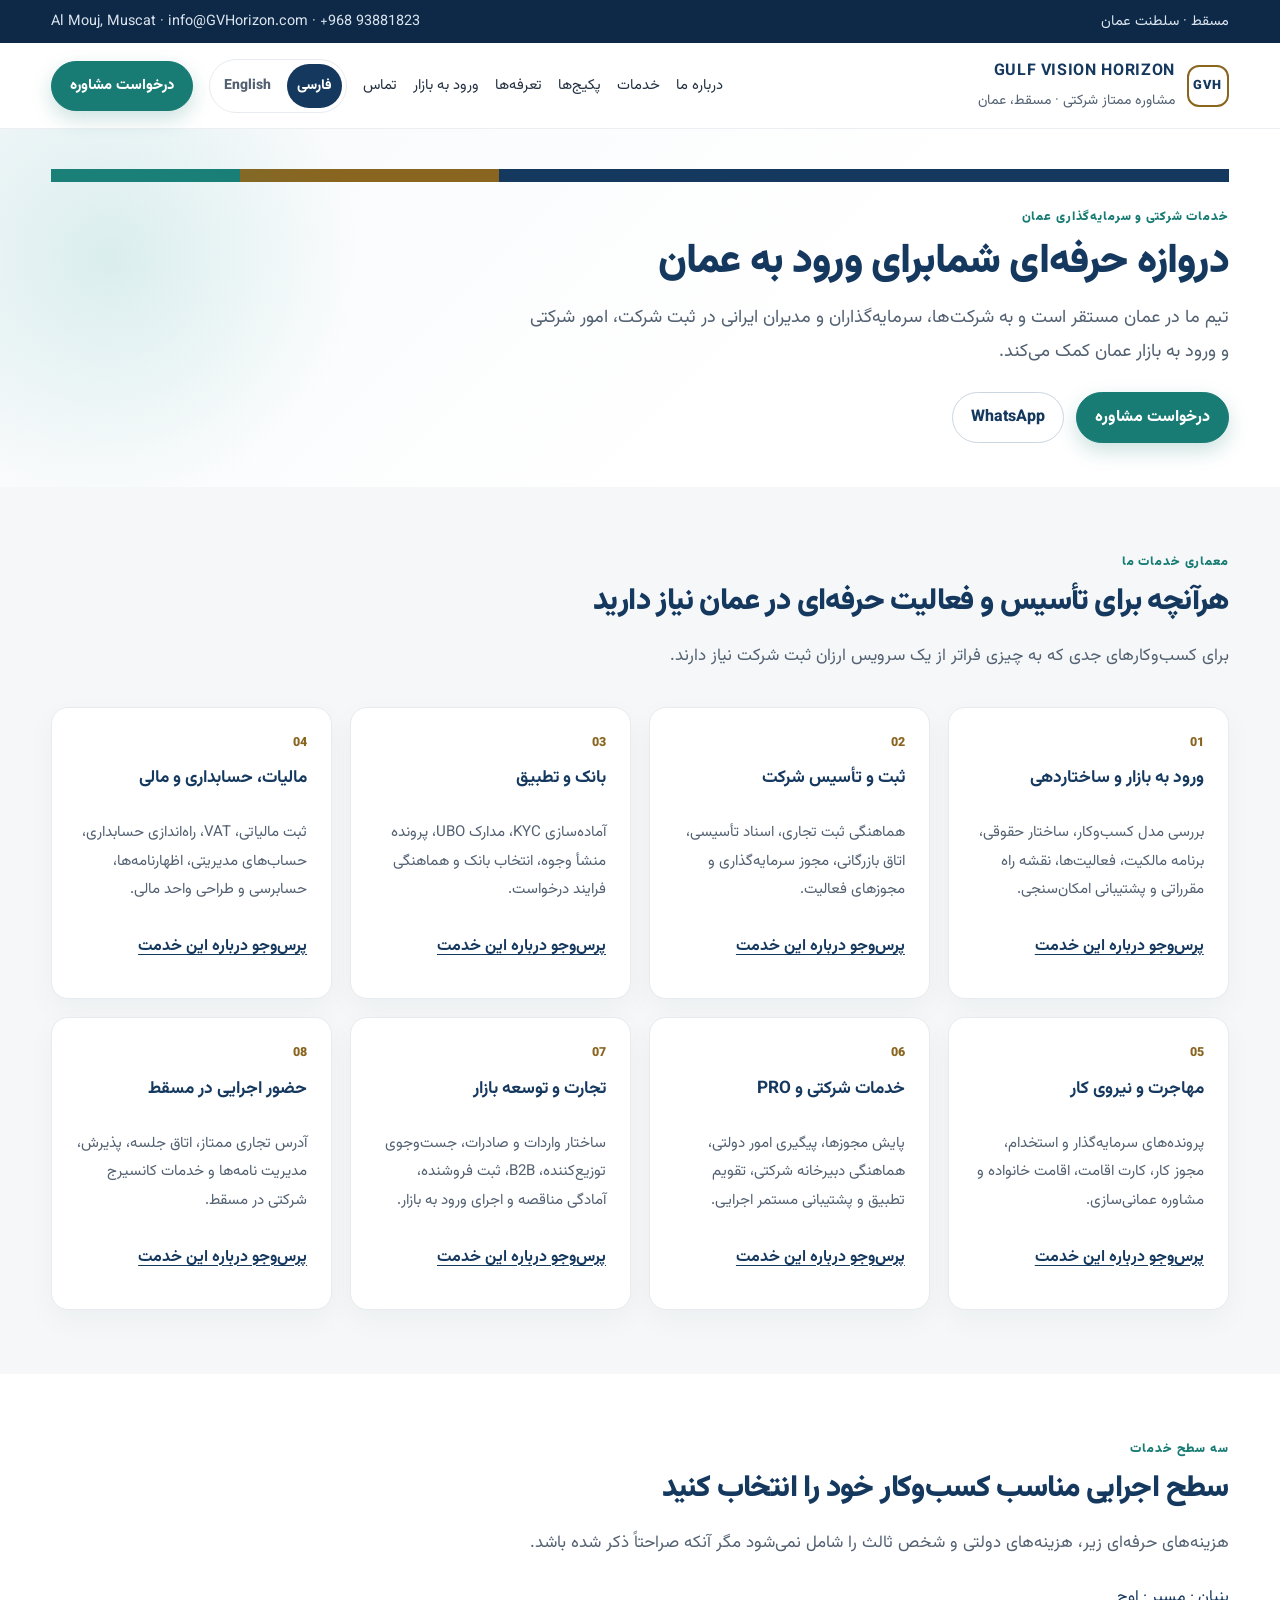
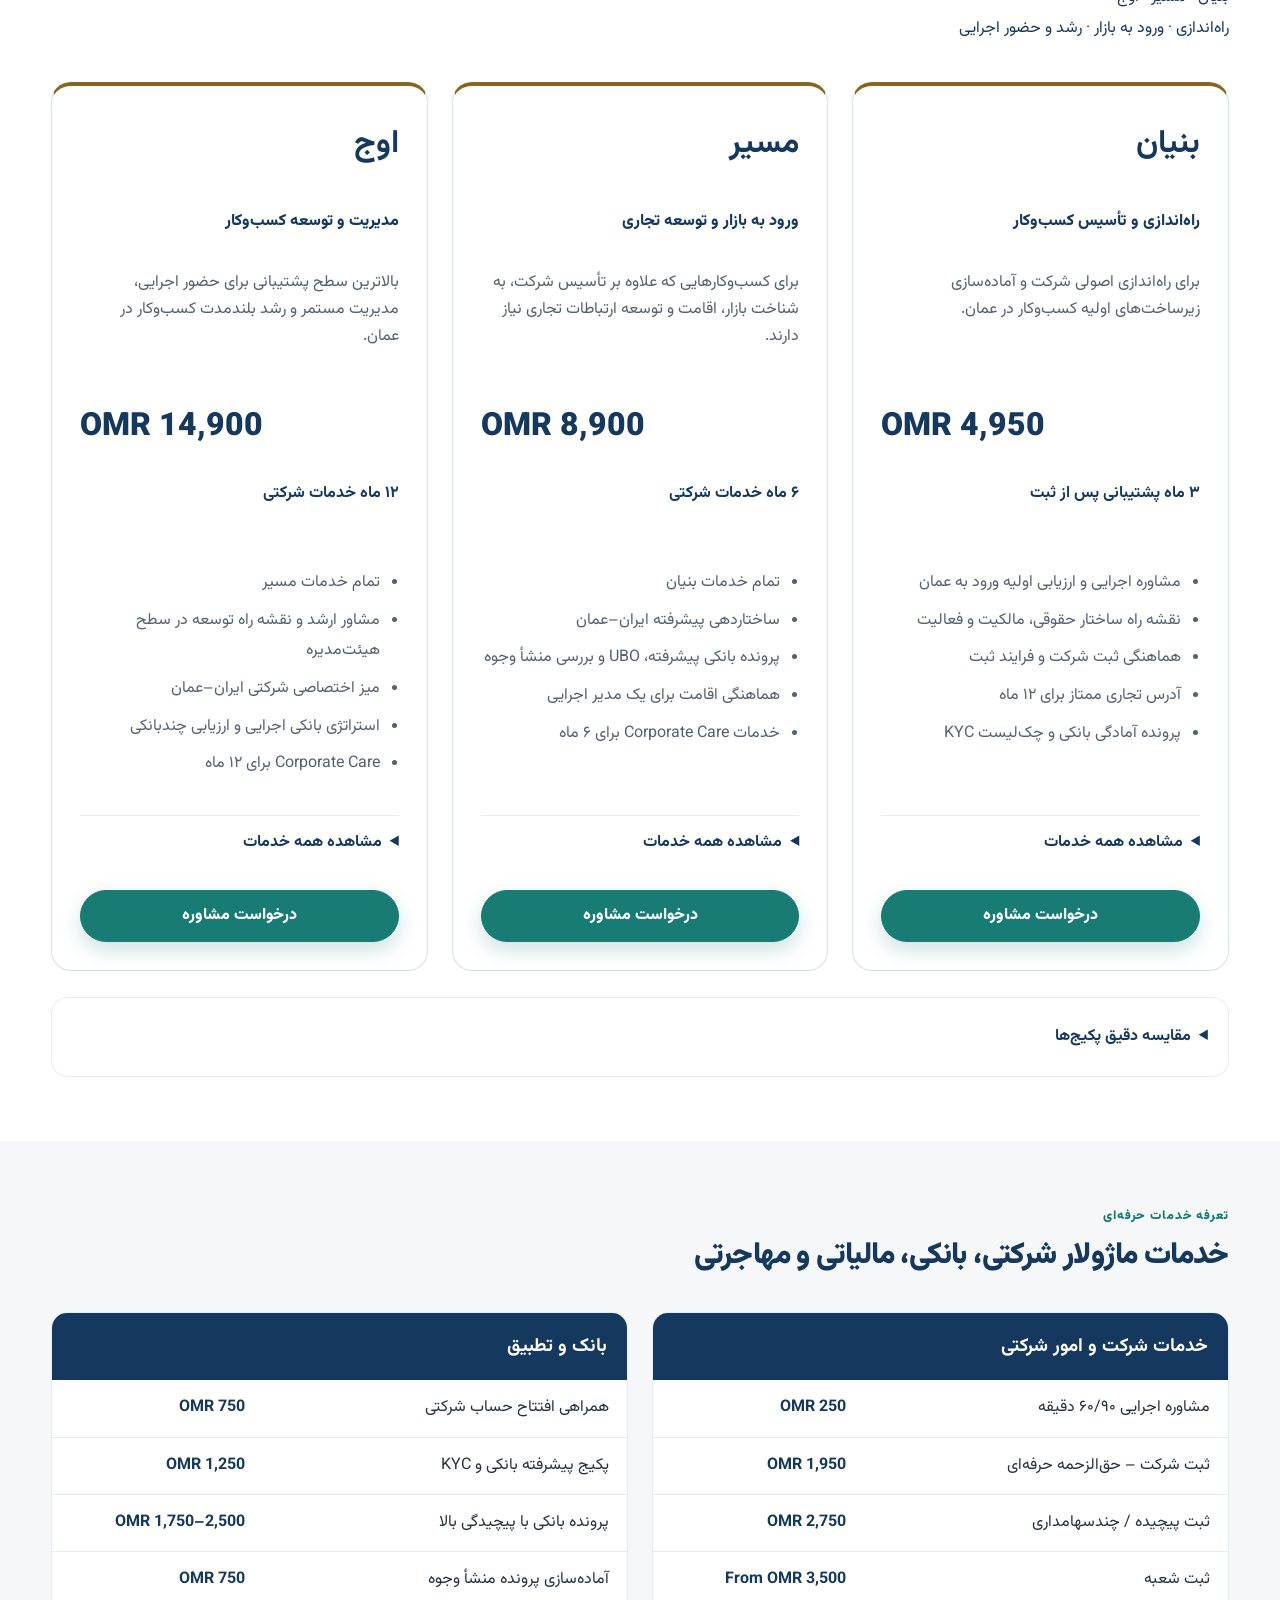
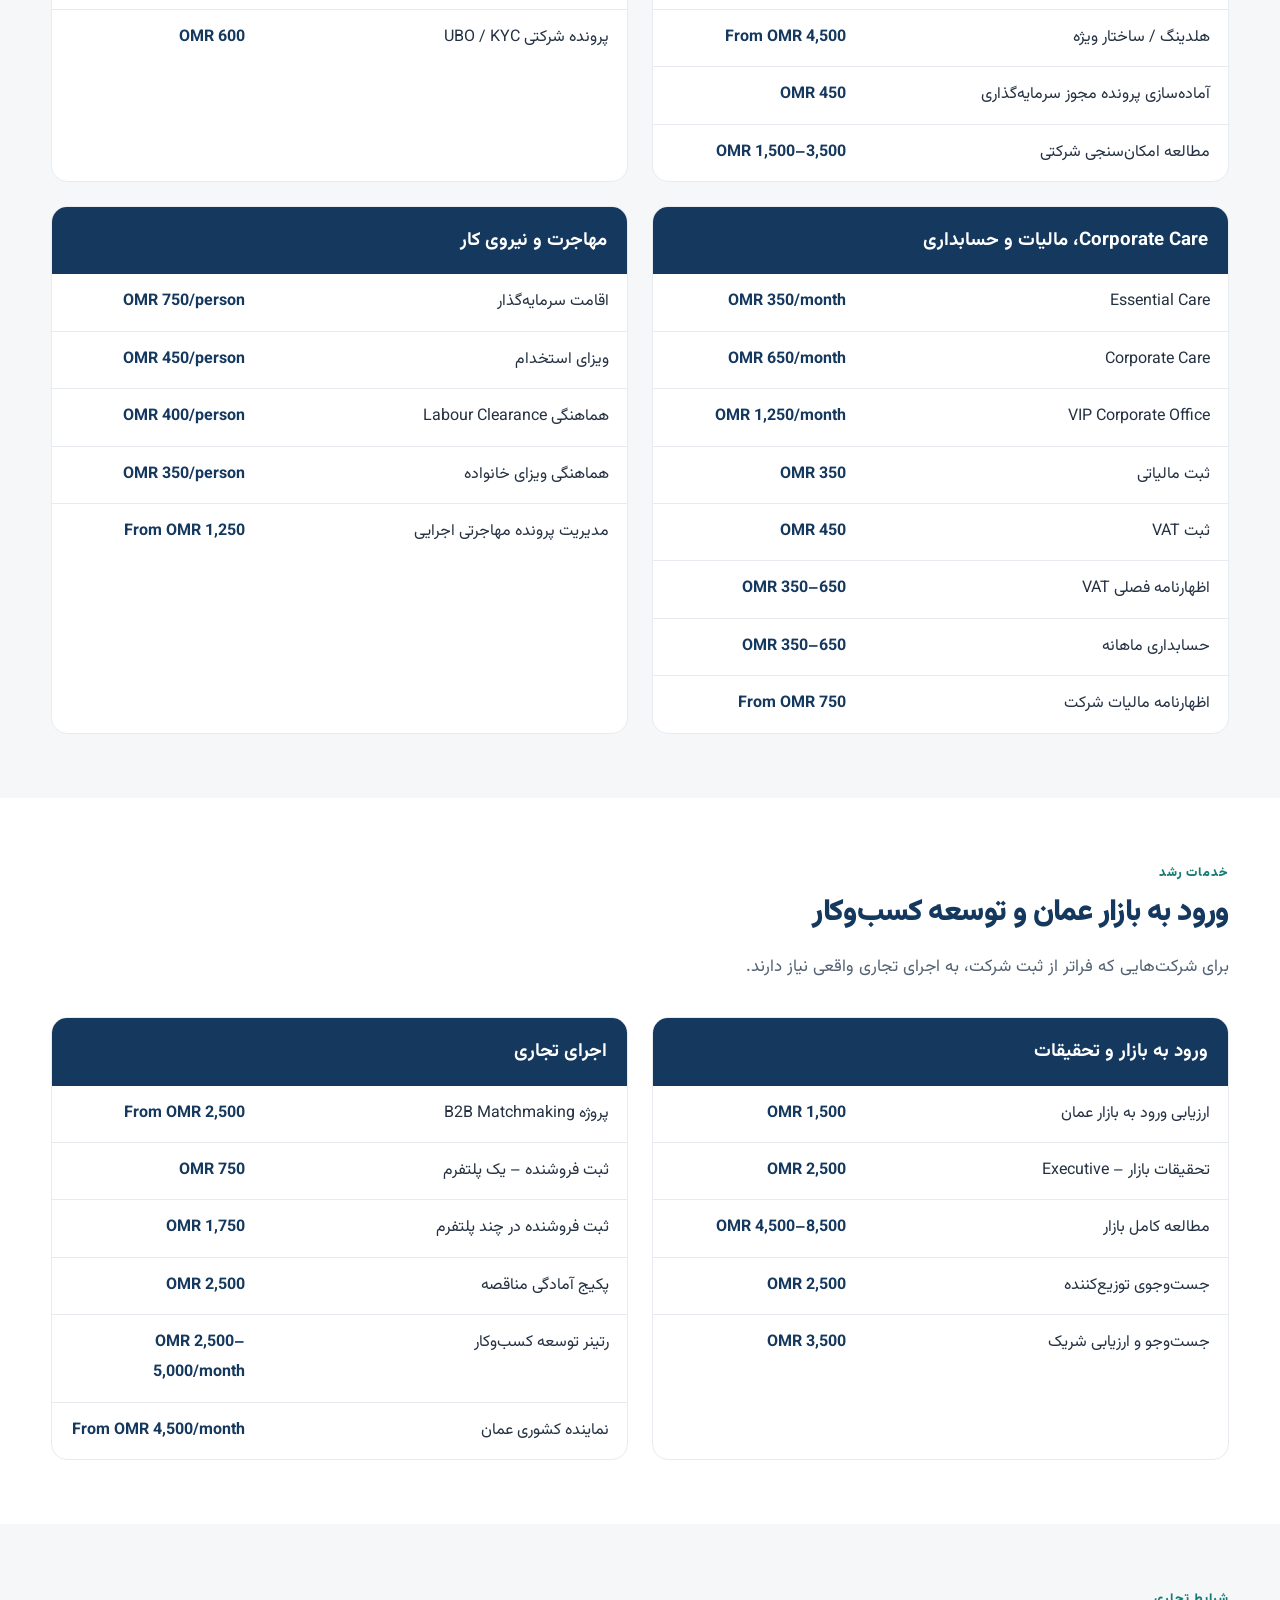
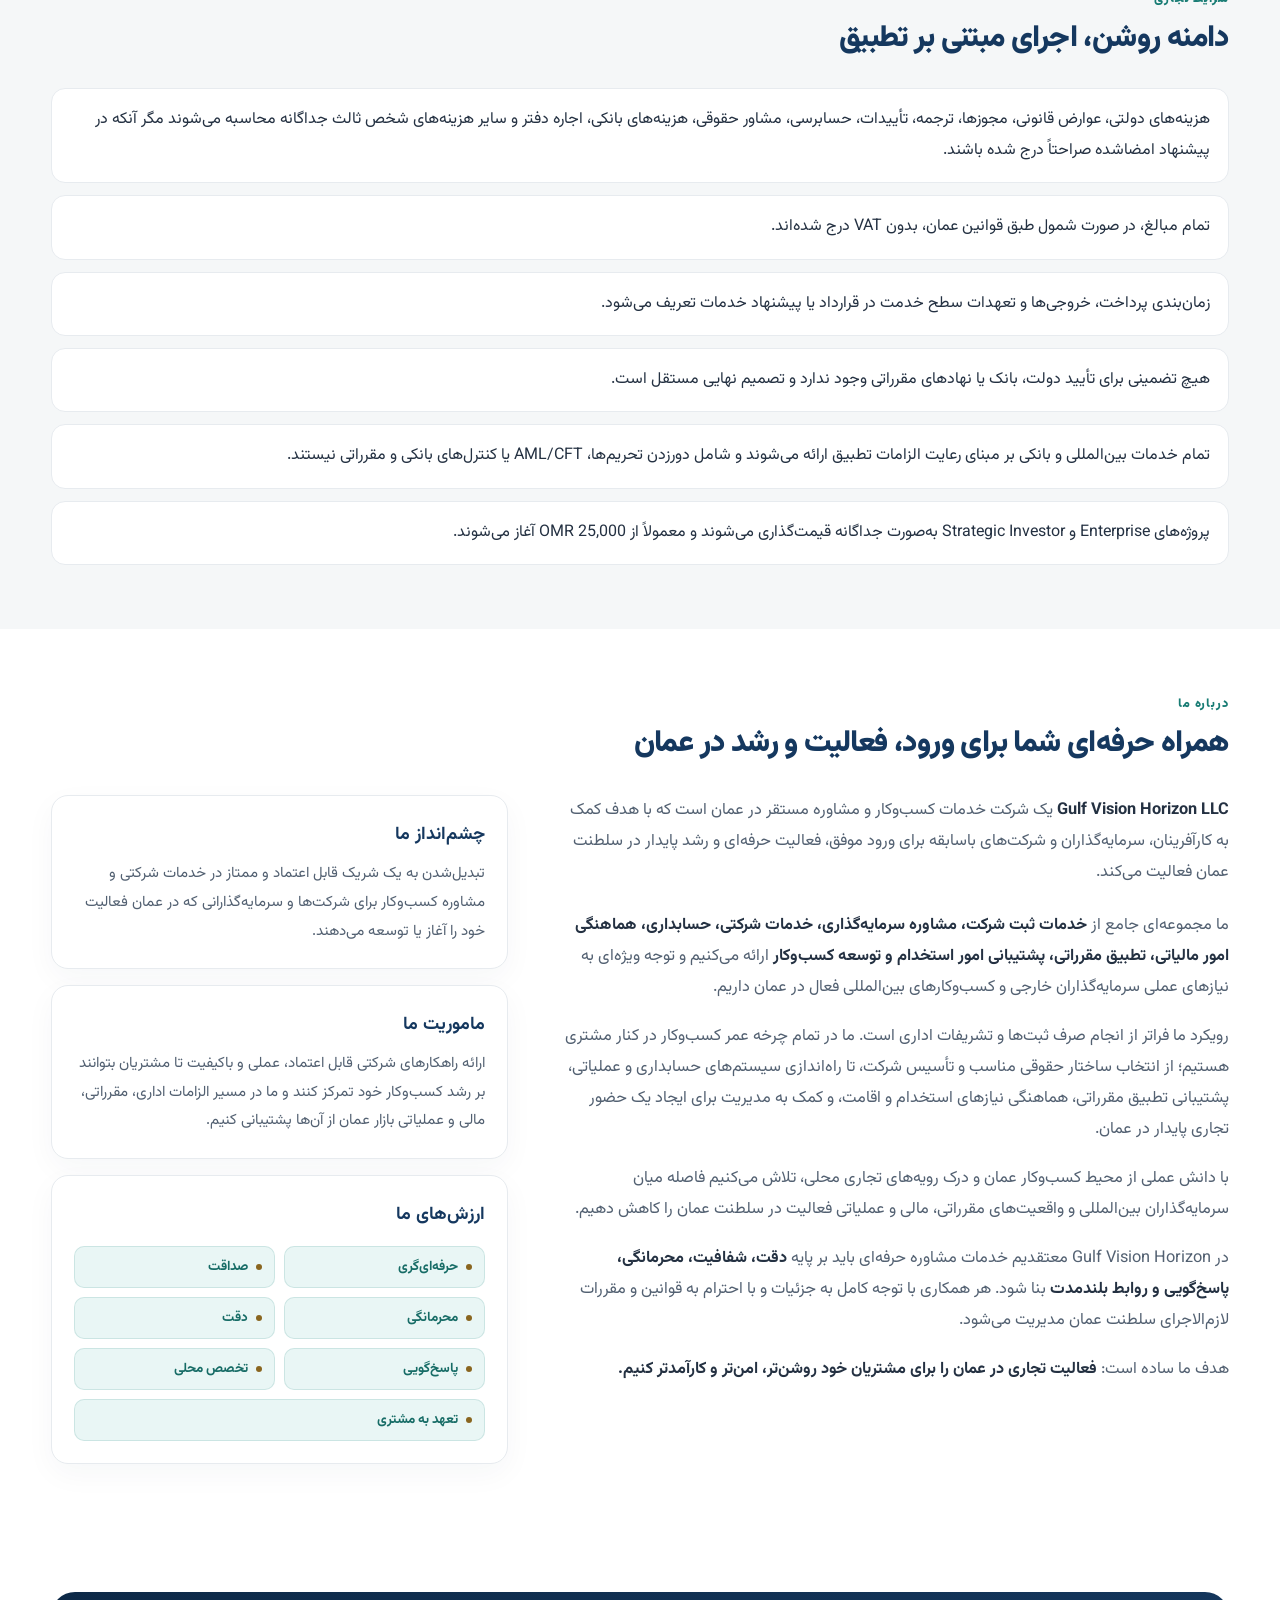
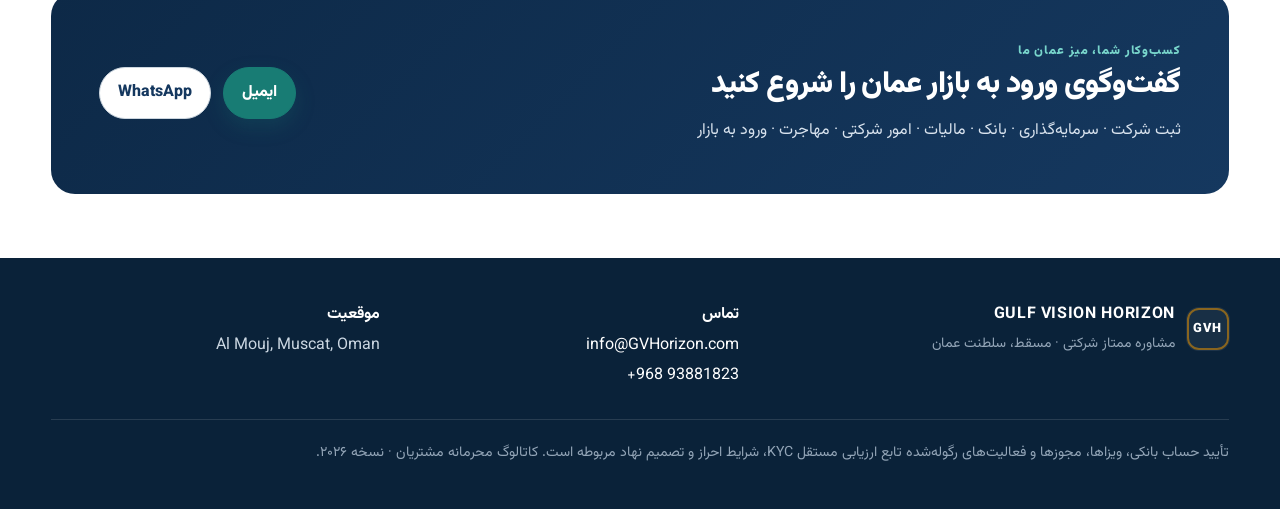
<file: index.html>
<!doctype html>
<html lang="fa" dir="rtl" data-lang="fa">
<head>
<meta charset="utf-8" />
<meta name="viewport" content="width=device-width, initial-scale=1" />
<title>Gulf Vision Horizon | خدمات شرکتی و سرمایه‌گذاری عمان</title>
<meta name="description" content="خدمات ممتاز ثبت شرکت، مشاوره شرکتی، آمادگی بانکی، مالیات، مهاجرت، امور شرکتی و ورود به بازار عمان در مسقط." />
<meta name="theme-color" content="#102f53" />
<link rel="preconnect" href="https://fonts.googleapis.com">
<link rel="preconnect" href="https://fonts.gstatic.com" crossorigin>
<link href="https://fonts.googleapis.com/css2?family=Vazirmatn:wght@300;400;500;600;700;800;900&family=Cormorant+Garamond:wght@600;700&display=swap" rel="stylesheet">
<link rel="stylesheet" href="assets/index.css">
<link rel="stylesheet" href="assets/shared.css">
<link rel="stylesheet" href="assets/polish.css">
</head>
<body><a class="skip-link" href="#main-content"><span class="fa">رفتن به محتوا</span><span class="en">Skip to content</span></a>
<div class="top">
<div class="wrap"><span><span class="fa">مسقط · سلطنت عمان</span><span class="en">Muscat · Sultanate of Oman</span></span><span>Al Mouj, Muscat · info@GVHorizon.com · +968 93881823</span>
</div>
</div>
<nav class="nav" aria-label="Main navigation">
<div class="wrap"><a href="#top" class="brand"><span class="logo"></span><span><strong>GULF VISION HORIZON</strong><small><span class="fa">مشاوره ممتاز شرکتی · مسقط، عمان</span><span class="en">Premium Corporate Advisory · Muscat, Oman</span></small></span></a><button class="menu-toggle" type="button" aria-controls="main-menu" aria-expanded="false"><span class="fa">منو</span><span class="en">Menu</span></button>
<div class="menu" id="main-menu"><a href="#about"><span class="fa">درباره ما</span><span class="en">About</span></a><a href="#services"><span class="fa">خدمات</span><span class="en">Services</span></a><a href="#packages"><span class="fa">پکیج‌ها</span><span class="en">Packages</span></a><a href="#fees"><span class="fa">تعرفه‌ها</span><span class="en">Fees</span></a><a href="#growth"><span class="fa">ورود به بازار</span><span class="en">Market Entry</span></a><a href="#contact"><span class="fa">تماس</span><span class="en">Contact</span></a>
<div class="lang-switch"><button id="faBtn" class="active" type="button" data-language="fa">فارسی</button><button id="enBtn" type="button" data-language="en">English</button>
</div><a href="request.html" class="btn btn-primary consultation-cta"><span class="fa">درخواست مشاوره</span><span class="en">Request a Consultation</span></a>
</div>
</div>
</nav>
<main id="main-content">
<header class="hero" id="top">
<div class="wrap">
<div class="stripe"><i></i><i></i><i></i>
</div>
<div class="hero-grid">
<div>
<div class="eyebrow"><span class="fa">خدمات شرکتی و سرمایه‌گذاری عمان</span><span class="en">Oman Corporate & Investment Services</span>
</div>
<h1><span class="fa">دروازه حرفه‌ای شما<br>برای ورود به عمان</span><span class="en">Executive Gateway<br>to Oman</span>
</h1>
<p><span class="fa">تیم ما در عمان مستقر است و به شرکت‌ها، سرمایه‌گذاران و مدیران ایرانی در ثبت شرکت، امور شرکتی و ورود به بازار عمان کمک می‌کند.</span><span class="en">Based in Oman, we help international companies, investors and entrepreneurs with company formation, corporate advisory and entry into the Omani market.</span>
</p>
<div class="actions"><a class="btn btn-primary consultation-cta" href="request.html"><span class="fa">درخواست مشاوره</span><span class="en">Request a Consultation</span></a><a class="btn btn-outline" target="_blank" rel="noopener" href="https://wa.me/96893881823">WhatsApp</a>
</div>
</div>
</div>
</div>
</header>

<section class="section alt" id="services">
<div class="wrap">
<div class="eyebrow"><span class="fa">معماری خدمات ما</span><span class="en">Our Service Architecture</span>
</div>
<h2><span class="fa">هرآنچه برای تأسیس و فعالیت حرفه‌ای در عمان نیاز دارید</span><span class="en">Everything required to establish and operate in Oman</span>
</h2>
<p class="lead"><span class="fa">برای کسب‌وکارهای جدی که به چیزی فراتر از یک سرویس ارزان ثبت شرکت نیاز دارند.</span><span class="en">Designed for serious businesses that require more than a low-cost registration service.</span>
</p>
<div class="cards">
<div class="card">
<div class="num">01</div>
<h3><span class="fa">ورود به بازار و ساختاردهی</span><span class="en">Market Entry & Structuring</span>
</h3>
<p><span class="fa">بررسی مدل کسب‌وکار، ساختار حقوقی، برنامه مالکیت، فعالیت‌ها، نقشه راه مقرراتی و پشتیبانی امکان‌سنجی.</span><span class="en">Business model review, legal structure, ownership planning, activity mapping, regulatory roadmap and feasibility support.</span>
</p><a class="service-link" href="request.html?service=market-entry"><span class="fa">پرس‌وجو درباره این خدمت</span><span class="en">Enquire about this service</span></a>
</div>
<div class="card">
<div class="num">02</div>
<h3><span class="fa">ثبت و تأسیس شرکت</span><span class="en">Company Formation</span>
</h3>
<p><span class="fa">هماهنگی ثبت تجاری، اسناد تأسیسی، اتاق بازرگانی، مجوز سرمایه‌گذاری و مجوزهای فعالیت.</span><span class="en">Commercial registration coordination, constitutional documents, Chamber, investment licence and activity licensing support.</span>
</p><a class="service-link" href="request.html?service=formation"><span class="fa">پرس‌وجو درباره این خدمت</span><span class="en">Enquire about this service</span></a>
</div>
<div class="card">
<div class="num">03</div>
<h3><span class="fa">بانک و تطبیق</span><span class="en">Banking & Compliance</span>
</h3>
<p><span class="fa">آماده‌سازی KYC، مدارک UBO، پرونده منشأ وجوه، انتخاب بانک و هماهنگی فرایند درخواست.</span><span class="en">KYC preparation, UBO documentation, source-of-funds file, bank selection, application coordination and compliance readiness.</span>
</p><a class="service-link" href="request.html?service=banking"><span class="fa">پرس‌وجو درباره این خدمت</span><span class="en">Enquire about this service</span></a>
</div>
<div class="card">
<div class="num">04</div>
<h3><span class="fa">مالیات، حسابداری و مالی</span><span class="en">Tax, Accounting & Finance</span>
</h3>
<p><span class="fa">ثبت مالیاتی، VAT، راه‌اندازی حسابداری، حساب‌های مدیریتی، اظهارنامه‌ها، حسابرسی و طراحی واحد مالی.</span><span class="en">Tax registration, VAT, bookkeeping setup, management accounts, return coordination, audit liaison and finance-function setup.</span>
</p><a class="service-link" href="request.html?service=tax"><span class="fa">پرس‌وجو درباره این خدمت</span><span class="en">Enquire about this service</span></a>
</div>
<div class="card">
<div class="num">05</div>
<h3><span class="fa">مهاجرت و نیروی کار</span><span class="en">Immigration & Labour</span>
</h3>
<p><span class="fa">پرونده‌های سرمایه‌گذار و استخدام، مجوز کار، کارت اقامت، اقامت خانواده و مشاوره عمانی‌سازی.</span><span class="en">Investor and employment cases, labour clearance coordination, resident-card process, family residency roadmap and Omanisation advisory.</span>
</p><a class="service-link" href="request.html?service=immigration"><span class="fa">پرس‌وجو درباره این خدمت</span><span class="en">Enquire about this service</span></a>
</div>
<div class="card">
<div class="num">06</div>
<h3><span class="fa">خدمات شرکتی و PRO</span><span class="en">Corporate Care & PRO</span>
</h3>
<p><span class="fa">پایش مجوزها، پیگیری امور دولتی، هماهنگی دبیرخانه شرکتی، تقویم تطبیق و پشتیبانی مستمر اجرایی.</span><span class="en">Licence monitoring, government liaison, corporate secretarial coordination, compliance calendar and ongoing executive support.</span>
</p><a class="service-link" href="request.html?service=corporate-care"><span class="fa">پرس‌وجو درباره این خدمت</span><span class="en">Enquire about this service</span></a>
</div>
<div class="card">
<div class="num">07</div>
<h3><span class="fa">تجارت و توسعه بازار</span><span class="en">Trade & Market Development</span>
</h3>
<p><span class="fa">ساختار واردات و صادرات، جست‌وجوی توزیع‌کننده، B2B، ثبت فروشنده، آمادگی مناقصه و اجرای ورود به بازار.</span><span class="en">Import/export structuring, distributor search, B2B matchmaking, vendor registration, tender readiness and market-entry execution.</span>
</p><a class="service-link" href="request.html?service=development"><span class="fa">پرس‌وجو درباره این خدمت</span><span class="en">Enquire about this service</span></a>
</div>
<div class="card">
<div class="num">08</div>
<h3><span class="fa">حضور اجرایی در مسقط</span><span class="en">Executive Presence</span>
</h3>
<p><span class="fa">آدرس تجاری ممتاز، اتاق جلسه، پذیرش، مدیریت نامه‌ها و خدمات کانسیرج شرکتی در مسقط.</span><span class="en">Premium business address, meeting facilities, reception, mail handling and corporate concierge in Muscat.</span>
</p><a class="service-link" href="request.html?service=executive-presence"><span class="fa">پرس‌وجو درباره این خدمت</span><span class="en">Enquire about this service</span></a>
</div>
</div>
</div>
</section>
<section class="section" id="packages">
<div class="wrap">
<div class="eyebrow"><span class="fa">سه سطح خدمات</span><span class="en">Three Service Levels</span>
</div>
<h2><span class="fa">سطح اجرایی مناسب کسب‌وکار خود را انتخاب کنید</span><span class="en">Choose the level of execution your business requires</span>
</h2>
<p class="lead"><span class="fa">هزینه‌های حرفه‌ای زیر، هزینه‌های دولتی و شخص ثالث را شامل نمی‌شود مگر آنکه صراحتاً ذکر شده باشد.</span><span class="en">Professional fees below exclude government charges and third-party costs unless expressly stated.</span>
</p>
<p class="package-progression"><span class="fa">بنیان · مسیر · اوج</span><span class="en">FOUNDATION · PATHWAY · OWJ</span><br><span class="fa">راه‌اندازی · ورود به بازار · رشد و حضور اجرایی</span><span class="en">Business Setup · Market Entry · Executive Growth</span>
</p>
<div class="packages">
<article class="package" aria-labelledby="foundation-name">
<header>
<h3 id="foundation-name"><span class="fa">بنیان</span><span class="en">FOUNDATION</span>
</h3>
<div class="name-meaning" aria-hidden="true">
</div>
<p class="package-descriptor"><span class="fa">راه‌اندازی و تأسیس کسب‌وکار</span><span class="en">Business Setup & Establishment</span>
</p>
<p class="package-audience"><span class="fa">برای راه‌اندازی اصولی شرکت و آماده‌سازی زیرساخت‌های اولیه کسب‌وکار در عمان.</span><span class="en">For establishing a company and preparing the essential foundations for operating in Oman.</span>
</p>
</header>
<div class="price">OMR 4,950</div>
<p class="package-duration"><span class="fa">۳ ماه پشتیبانی پس از ثبت</span><span class="en">3 months post-formation support</span>
</p>
<ul>
<li><span class="fa">مشاوره اجرایی و ارزیابی اولیه ورود به عمان</span><span class="en">Executive consultation and initial Oman entry assessment</span>
</li>
<li><span class="fa">نقشه راه ساختار حقوقی، مالکیت و فعالیت</span><span class="en">Legal-form, ownership and activity structuring roadmap</span>
</li>
<li><span class="fa">هماهنگی ثبت شرکت و فرایند ثبت</span><span class="en">Company formation and registration coordination</span>
</li>
<li><span class="fa">آدرس تجاری ممتاز برای ۱۲ ماه</span><span class="en">Premium registered business address for 12 months</span>
</li>
<li><span class="fa">پرونده آمادگی بانکی و چک‌لیست KYC</span><span class="en">Banking-readiness file and KYC checklist</span>
</li>
</ul>
<details class="package-details">
<summary><span class="fa">مشاهده همه خدمات</span><span class="en">View all services</span>
</summary>
<ul>
<li><span class="fa">مدیر حساب اختصاص‌یافته + ۳ ماه پشتیبانی پس از ثبت</span><span class="en">Assigned account manager + 3 months post-formation support</span>
</li>
</ul>
</details><a class="btn btn-primary package-cta" href="request.html?package=foundation"><span class="fa">درخواست مشاوره</span><span class="en">Request a Consultation</span></a>
</article>
<article class="package" aria-labelledby="pathway-name">
<header>
<h3 id="pathway-name"><span class="fa">مسیر</span><span class="en">PATHWAY</span>
</h3>
<div class="name-meaning" aria-hidden="true">
</div>
<p class="package-descriptor"><span class="fa">ورود به بازار و توسعه تجاری</span><span class="en">Market Entry & Business Development</span>
</p>
<p class="package-audience"><span class="fa">برای کسب‌وکارهایی که علاوه بر تأسیس شرکت، به شناخت بازار، اقامت و توسعه ارتباطات تجاری نیاز دارند.</span><span class="en">For businesses that need market-entry support, executive residency coordination, market insight and commercial introductions.</span>
</p>
</header>
<div class="price">OMR 8,900</div>
<p class="package-duration"><span class="fa">۶ ماه خدمات شرکتی</span><span class="en">6 months Corporate Care</span>
</p>
<ul>
<li><span class="fa">تمام خدمات بنیان</span><span class="en">Everything in FOUNDATION</span>
</li>
<li><span class="fa">ساختاردهی پیشرفته ایران–عمان</span><span class="en">Advanced Iran–Oman corporate structuring</span>
</li>
<li><span class="fa">پرونده بانکی پیشرفته، UBO و بررسی منشأ وجوه</span><span class="en">Advanced banking file, UBO pack and source-of-funds review</span>
</li>
<li><span class="fa">هماهنگی اقامت برای یک مدیر اجرایی</span><span class="en">Residence process coordination for one executive</span>
</li>
<li><span class="fa">خدمات Corporate Care برای ۶ ماه</span><span class="en">Corporate Care for 6 months</span>
</li>
</ul>
<details class="package-details">
<summary><span class="fa">مشاهده همه خدمات</span><span class="en">View all services</span>
</summary>
<ul>
<li><span class="fa">کارگاه ورود به بازار و تصویر رقابتی</span><span class="en">Market-entry workshop and competitor snapshot</span>
</li>
<li><span class="fa">تا ۳ معرفی تجاری هدفمند</span><span class="en">Up to 3 targeted business introductions</span>
</li>
</ul>
</details><a class="btn btn-primary package-cta" href="request.html?package=pathway"><span class="fa">درخواست مشاوره</span><span class="en">Request a Consultation</span></a>
</article>
<article class="package" aria-labelledby="owj-name">
<header>
<h3 id="owj-name"><span class="fa">اوج</span><span class="en">OWJ</span>
</h3>
<div class="name-meaning"><span class="en">Meaning: Peak</span>
</div>
<p class="package-descriptor"><span class="fa">مدیریت و توسعه کسب‌وکار</span><span class="en">Executive Presence & Long-Term Growth</span>
</p>
<p class="package-audience"><span class="fa">بالاترین سطح پشتیبانی برای حضور اجرایی، مدیریت مستمر و رشد بلندمدت کسب‌وکار در عمان.</span><span class="en">Our highest level of support for established businesses building an executive presence and pursuing long-term growth in Oman.</span>
</p>
</header>
<div class="price">OMR 14,900</div>
<p class="package-duration"><span class="fa">۱۲ ماه خدمات شرکتی</span><span class="en">12 months Corporate Care</span>
</p>
<ul>
<li><span class="fa">تمام خدمات مسیر</span><span class="en">Everything in PATHWAY</span>
</li>
<li><span class="fa">مشاور ارشد و نقشه راه توسعه در سطح هیئت‌مدیره</span><span class="en">Senior adviser and board-level Oman expansion roadmap</span>
</li>
<li><span class="fa">میز اختصاصی شرکتی ایران–عمان</span><span class="en">Dedicated Iran–Oman Corporate Desk</span>
</li>
<li><span class="fa">استراتژی بانکی اجرایی و ارزیابی چندبانکی</span><span class="en">Executive banking strategy and multi-bank assessment</span>
</li>
<li><span class="fa">Corporate Care برای ۱۲ ماه</span><span class="en">Corporate Care for 12 months</span>
</li>
</ul>
<details class="package-details">
<summary><span class="fa">مشاهده همه خدمات</span><span class="en">View all services</span>
</summary>
<ul>
<li><span class="fa">تا ۱۰ معرفی تجاری هدفمند</span><span class="en">Up to 10 targeted business introductions</span>
</li>
<li><span class="fa">حضور اجرایی و هماهنگی VIP مهمانان</span><span class="en">Executive presence and VIP guest coordination</span>
</li>
</ul>
</details><a class="btn btn-primary package-cta" href="request.html?package=owj"><span class="fa">درخواست مشاوره</span><span class="en">Request a Consultation</span></a>
</article>
</div>
<details class="package-comparison">
<summary><span class="fa">مقایسه دقیق پکیج‌ها</span><span class="en">Compare packages in detail</span>
</summary>
<div class="compare" tabindex="0" role="region" aria-labelledby="comparison-caption"><table><caption id="comparison-caption"><span class="fa">مقایسه پکیج‌ها</span><span class="en">Package comparison</span></caption><thead><tr><th><span class="fa">سطح خدمت</span><span class="en">Service Level</span></th><th scope="col"><span class="fa">بنیان</span><span class="en">FOUNDATION</span></th><th scope="col"><span class="fa">مسیر</span><span class="en">PATHWAY</span></th><th scope="col"><span class="fa">اوج</span><span class="en">OWJ</span></th></tr></thead><tbody><tr><td><span class="fa">هزینه حرفه‌ای</span><span class="en">Professional Fee</span></td><td>OMR 4,950</td><td>OMR 8,900</td><td><strong>OMR 14,900</strong></td></tr><tr><td><span class="fa">مدیر حساب</span><span class="en">Account Manager</span></td><td><span class="fa">اختصاص‌یافته</span><span class="en">Assigned</span></td><td><span class="fa">اختصاصی</span><span class="en">Dedicated</span></td><td><span class="fa">ارشد اختصاصی</span><span class="en">Senior dedicated</span></td></tr><tr><td><span class="fa">آدرس ممتاز</span><span class="en">Premium Address</span></td><td><span class="fa">۱۲ ماه</span><span class="en">12 months</span></td><td><span class="fa">۱۲ ماه</span><span class="en">12 months</span></td><td><span class="fa">۱۲ ماه</span><span class="en">12 months</span></td></tr><tr><td><span class="fa">پشتیبانی بانکی</span><span class="en">Banking Support</span></td><td><span class="fa">استاندارد</span><span class="en">Standard</span></td><td><span class="fa">KYC پیشرفته</span><span class="en">Advanced KYC</span></td><td><span class="fa">میز اجرایی</span><span class="en">Executive desk</span></td></tr><tr><td><span class="fa">پشتیبانی پس از ثبت</span><span class="en">Post-Formation Support</span></td><td><span class="fa">۳ ماه</span><span class="en">3 months</span></td><td><span class="fa">۶ ماه</span><span class="en">6 months</span></td><td><span class="fa">۱۲ ماه</span><span class="en">12 months</span></td></tr></tbody></table>
</div>
</details>
</div>
</section>
<section class="section alt" id="fees">
<div class="wrap">
<div class="eyebrow"><span class="fa">تعرفه خدمات حرفه‌ای</span><span class="en">Professional Fee Schedule</span>
</div>
<h2><span class="fa">خدمات ماژولار شرکتی، بانکی، مالیاتی و مهاجرتی</span><span class="en">Modular corporate, banking, tax and immigration support</span>
</h2>
<div class="fee-grid">
<div class="fee-box">
<h3><span class="fa">خدمات شرکت و امور شرکتی</span><span class="en">Company & Corporate Services</span>
</h3>
<div class="fee-row"><span><span class="fa">مشاوره اجرایی ۶۰/۹۰ دقیقه</span><span class="en">Executive Consultation · 60/90 min</span></span><strong>OMR 250</strong>
</div>
<div class="fee-row"><span><span class="fa">ثبت شرکت – حق‌الزحمه حرفه‌ای</span><span class="en">Company Formation · Professional Fee</span></span><strong>OMR 1,950</strong>
</div>
<div class="fee-row"><span><span class="fa">ثبت پیچیده / چندسهامداری</span><span class="en">Complex / Multi-shareholder Formation</span></span><strong>OMR 2,750</strong>
</div>
<div class="fee-row"><span><span class="fa">ثبت شعبه</span><span class="en">Branch Registration</span></span><strong>From OMR 3,500</strong>
</div>
<div class="fee-row"><span><span class="fa">هلدینگ / ساختار ویژه</span><span class="en">Holding / Special Structure</span></span><strong>From OMR 4,500</strong>
</div>
<div class="fee-row"><span><span class="fa">آماده‌سازی پرونده مجوز سرمایه‌گذاری</span><span class="en">Investment Licence File Preparation</span></span><strong>OMR 450</strong>
</div>
<div class="fee-row"><span><span class="fa">مطالعه امکان‌سنجی شرکتی</span><span class="en">Corporate Feasibility Study</span></span><strong>OMR 1,500–3,500</strong>
</div>
</div>
<div class="fee-box">
<h3><span class="fa">بانک و تطبیق</span><span class="en">Banking & Compliance</span>
</h3>
<div class="fee-row"><span><span class="fa">همراهی افتتاح حساب شرکتی</span><span class="en">Corporate Bank Account Assistance</span></span><strong>OMR 750</strong>
</div>
<div class="fee-row"><span><span class="fa">پکیج پیشرفته بانکی و KYC</span><span class="en">Advanced Banking & KYC Package</span></span><strong>OMR 1,250</strong>
</div>
<div class="fee-row"><span><span class="fa">پرونده بانکی با پیچیدگی بالا</span><span class="en">High-Complexity Banking Case</span></span><strong>OMR 1,750–2,500</strong>
</div>
<div class="fee-row"><span><span class="fa">آماده‌سازی پرونده منشأ وجوه</span><span class="en">Source of Funds File Preparation</span></span><strong>OMR 750</strong>
</div>
<div class="fee-row"><span><span class="fa">پرونده شرکتی UBO / KYC</span><span class="en">UBO / KYC Corporate File</span></span><strong>OMR 600</strong>
</div>
</div>
<div class="fee-box">
<h3><span class="fa">Corporate Care، مالیات و حسابداری</span><span class="en">Corporate Care, Tax & Accounting</span>
</h3>
<div class="fee-row"><span>Essential Care</span><strong>OMR 350/month</strong>
</div>
<div class="fee-row"><span>Corporate Care</span><strong>OMR 650/month</strong>
</div>
<div class="fee-row"><span>VIP Corporate Office</span><strong>OMR 1,250/month</strong>
</div>
<div class="fee-row"><span><span class="fa">ثبت مالیاتی</span><span class="en">Tax Registration</span></span><strong>OMR 350</strong>
</div>
<div class="fee-row"><span><span class="fa">ثبت VAT</span><span class="en">VAT Registration</span></span><strong>OMR 450</strong>
</div>
<div class="fee-row"><span><span class="fa">اظهارنامه فصلی VAT</span><span class="en">VAT Return · Quarterly</span></span><strong>OMR 350–650</strong>
</div>
<div class="fee-row"><span><span class="fa">حسابداری ماهانه</span><span class="en">Monthly Bookkeeping</span></span><strong>OMR 350–650</strong>
</div>
<div class="fee-row"><span><span class="fa">اظهارنامه مالیات شرکت</span><span class="en">Corporate Tax Return</span></span><strong>From OMR 750</strong>
</div>
</div>
<div class="fee-box">
<h3><span class="fa">مهاجرت و نیروی کار</span><span class="en">Immigration & Labour</span>
</h3>
<div class="fee-row"><span><span class="fa">اقامت سرمایه‌گذار</span><span class="en">Investor Residence Processing</span></span><strong>OMR 750/person</strong>
</div>
<div class="fee-row"><span><span class="fa">ویزای استخدام</span><span class="en">Employment Visa Processing</span></span><strong>OMR 450/person</strong>
</div>
<div class="fee-row"><span><span class="fa">هماهنگی Labour Clearance</span><span class="en">Labour Clearance Coordination</span></span><strong>OMR 400/person</strong>
</div>
<div class="fee-row"><span><span class="fa">هماهنگی ویزای خانواده</span><span class="en">Family Visa Coordination</span></span><strong>OMR 350/person</strong>
</div>
<div class="fee-row"><span><span class="fa">مدیریت پرونده مهاجرتی اجرایی</span><span class="en">Executive Immigration Case Management</span></span><strong>From OMR 1,250</strong>
</div>
</div>
</div>
</div>
</section>
<section class="section" id="growth">
<div class="wrap">
<div class="eyebrow"><span class="fa">خدمات رشد</span><span class="en">Growth Services</span>
</div>
<h2><span class="fa">ورود به بازار عمان و توسعه کسب‌وکار</span><span class="en">Oman Market Entry & Business Development</span>
</h2>
<p class="lead"><span class="fa">برای شرکت‌هایی که فراتر از ثبت شرکت، به اجرای تجاری واقعی نیاز دارند.</span><span class="en">For companies seeking commercial execution beyond incorporation.</span>
</p>
<div class="fee-grid">
<div class="fee-box">
<h3><span class="fa">ورود به بازار و تحقیقات</span><span class="en">Market Entry & Research</span>
</h3>
<div class="fee-row"><span><span class="fa">ارزیابی ورود به بازار عمان</span><span class="en">Oman Market Entry Assessment</span></span><strong>OMR 1,500</strong>
</div>
<div class="fee-row"><span><span class="fa">تحقیقات بازار – Executive</span><span class="en">Market Research · Executive</span></span><strong>OMR 2,500</strong>
</div>
<div class="fee-row"><span><span class="fa">مطالعه کامل بازار</span><span class="en">Full Market Study</span></span><strong>OMR 4,500–8,500</strong>
</div>
<div class="fee-row"><span><span class="fa">جست‌وجوی توزیع‌کننده</span><span class="en">Distributor Search</span></span><strong>OMR 2,500</strong>
</div>
<div class="fee-row"><span><span class="fa">جست‌وجو و ارزیابی شریک</span><span class="en">Partner Search & Qualification</span></span><strong>OMR 3,500</strong>
</div>
</div>
<div class="fee-box">
<h3><span class="fa">اجرای تجاری</span><span class="en">Commercial Execution</span>
</h3>
<div class="fee-row"><span><span class="fa">پروژه B2B Matchmaking</span><span class="en">B2B Matchmaking Project</span></span><strong>From OMR 2,500</strong>
</div>
<div class="fee-row"><span><span class="fa">ثبت فروشنده – یک پلتفرم</span><span class="en">Vendor Registration · Single</span></span><strong>OMR 750</strong>
</div>
<div class="fee-row"><span><span class="fa">ثبت فروشنده در چند پلتفرم</span><span class="en">Multi-Platform Vendor Registration</span></span><strong>OMR 1,750</strong>
</div>
<div class="fee-row"><span><span class="fa">پکیج آمادگی مناقصه</span><span class="en">Tender Readiness Package</span></span><strong>OMR 2,500</strong>
</div>
<div class="fee-row"><span><span class="fa">رتینر توسعه کسب‌وکار</span><span class="en">Business Development Retainer</span></span><strong>OMR 2,500–5,000/month</strong>
</div>
<div class="fee-row"><span><span class="fa">نماینده کشوری عمان</span><span class="en">Oman Country Representative</span></span><strong>From OMR 4,500/month</strong>
</div>
</div>
</div>
</div>
</section>
<section class="section alt">
<div class="wrap">
<div class="eyebrow"><span class="fa">شرایط تجاری</span><span class="en">Commercial Terms</span>
</div>
<h2><span class="fa">دامنه روشن، اجرای مبتنی بر تطبیق</span><span class="en">Clear scope. Compliance-first execution.</span>
</h2>
<div class="terms">
<div class="term"><span class="fa">هزینه‌های دولتی، عوارض قانونی، مجوزها، ترجمه، تأییدات، حسابرسی، مشاور حقوقی، هزینه‌های بانکی، اجاره دفتر و سایر هزینه‌های شخص ثالث جداگانه محاسبه می‌شوند مگر آنکه در پیشنهاد امضاشده صراحتاً درج شده باشند.</span><span class="en">Government fees, statutory charges, licence fees, translations, attestations, audit fees, legal counsel, banking charges, office leases and other third-party costs are charged separately unless expressly included in a signed proposal.</span>
</div>
<div class="term"><span class="fa">تمام مبالغ، در صورت شمول طبق قوانین عمان، بدون VAT درج شده‌اند.</span><span class="en">All fees are exclusive of VAT, if applicable under Oman law.</span>
</div>
<div class="term"><span class="fa">زمان‌بندی پرداخت، خروجی‌ها و تعهدات سطح خدمت در قرارداد یا پیشنهاد خدمات تعریف می‌شود.</span><span class="en">Payment schedule, deliverables and service-level commitments are defined in the engagement letter or proposal.</span>
</div>
<div class="term"><span class="fa">هیچ تضمینی برای تأیید دولت، بانک یا نهادهای مقرراتی وجود ندارد و تصمیم نهایی مستقل است.</span><span class="en">Government, bank and regulatory approvals cannot be guaranteed and remain subject to independent assessment.</span>
</div>
<div class="term"><span class="fa">تمام خدمات بین‌المللی و بانکی بر مبنای رعایت الزامات تطبیق ارائه می‌شوند و شامل دورزدن تحریم‌ها، AML/CFT یا کنترل‌های بانکی و مقرراتی نیستند.</span><span class="en">All cross-border and banking support is provided on a compliance-first basis and does not include circumvention of applicable sanctions, AML/CFT, banking or regulatory controls.</span>
</div>
<div class="term"><span class="fa">پروژه‌های Enterprise و Strategic Investor به‌صورت جداگانه قیمت‌گذاری می‌شوند و معمولاً از OMR 25,000 آغاز می‌شوند.</span><span class="en">Enterprise & Strategic Investor engagements are quoted separately, typically from OMR 25,000 depending on scope.</span>
</div>
</div>
</div>
</section>
<section class="section" id="about">
<div class="wrap">
<div class="eyebrow"><span class="fa">درباره ما</span><span class="en">About Us</span>
</div>
<h2><span class="fa">همراه حرفه‌ای شما برای ورود، فعالیت و رشد در عمان</span><span class="en">Your trusted partner for entering, operating and growing in Oman</span>
</h2>
<div class="about-grid">
<div class="about-copy">
<p class="fa"><strong>Gulf Vision Horizon LLC</strong> یک شرکت خدمات کسب‌وکار و مشاوره مستقر در عمان است که با هدف کمک به کارآفرینان، سرمایه‌گذاران و شرکت‌های باسابقه برای ورود موفق، فعالیت حرفه‌ای و رشد پایدار در سلطنت عمان فعالیت می‌کند.</p>
<p class="en"><strong>Gulf Vision Horizon LLC</strong> is an Oman-based business services and advisory company dedicated to helping entrepreneurs, investors, and established companies enter, operate, and grow successfully in the Sultanate of Oman.</p>
<div class="about-more">
<p class="fa">ما مجموعه‌ای جامع از <strong>خدمات ثبت شرکت، مشاوره سرمایه‌گذاری، خدمات شرکتی، حسابداری، هماهنگی امور مالیاتی، تطبیق مقرراتی، پشتیبانی امور استخدام و توسعه کسب‌وکار</strong> ارائه می‌کنیم و توجه ویژه‌ای به نیازهای عملی سرمایه‌گذاران خارجی و کسب‌وکارهای بین‌المللی فعال در عمان داریم.</p>
<p class="en">We provide a comprehensive range of <strong>company formation, investment advisory, corporate services, accounting, tax coordination, regulatory compliance, employment support, and business development services</strong>, with particular attention to the practical requirements of foreign investors and international businesses operating in Oman.</p>
<p class="fa">رویکرد ما فراتر از انجام صرف ثبت‌ها و تشریفات اداری است. ما در تمام چرخه عمر کسب‌وکار در کنار مشتری هستیم؛ از انتخاب ساختار حقوقی مناسب و تأسیس شرکت، تا راه‌اندازی سیستم‌های حسابداری و عملیاتی، پشتیبانی تطبیق مقرراتی، هماهنگی نیازهای استخدام و اقامت، و کمک به مدیریت برای ایجاد یک حضور تجاری پایدار در عمان.</p>
<p class="en">Our approach goes beyond simply completing registrations and administrative procedures. We support our clients throughout the full business lifecycle — from selecting the appropriate legal structure and establishing the company, to setting up accounting and operational systems, supporting regulatory compliance, coordinating employment and residency requirements, and helping management build a sustainable business presence in Oman.</p>
<p class="fa">با دانش عملی از محیط کسب‌وکار عمان و درک رویه‌های تجاری محلی، تلاش می‌کنیم فاصله میان سرمایه‌گذاران بین‌المللی و واقعیت‌های مقرراتی، مالی و عملیاتی فعالیت در سلطنت عمان را کاهش دهیم.</p>
<p class="en">With practical knowledge of the Omani business environment and an understanding of local commercial practices, we aim to bridge the gap between international investors and the regulatory, financial, and operational realities of doing business in the Sultanate.</p>
<p class="fa">در Gulf Vision Horizon معتقدیم خدمات مشاوره حرفه‌ای باید بر پایه <strong>دقت، شفافیت، محرمانگی، پاسخ‌گویی و روابط بلندمدت</strong> بنا شود. هر همکاری با توجه کامل به جزئیات و با احترام به قوانین و مقررات لازم‌الاجرای سلطنت عمان مدیریت می‌شود.</p>
<p class="en">At Gulf Vision Horizon, we believe professional advisory services should be built on <strong>accuracy, transparency, confidentiality, responsiveness, and long-term relationships</strong>. Every engagement is handled with attention to detail and with respect for the applicable laws and regulations of the Sultanate of Oman.</p>
<p class="fa">هدف ما ساده است: <strong>فعالیت تجاری در عمان را برای مشتریان خود روشن‌تر، امن‌تر و کارآمدتر کنیم.</strong>
</p>
<p class="en">Our objective is simple: <strong>to make doing business in Oman clearer, safer, and more efficient for our clients.</strong>
</p>
</div>
</div>
<aside class="about-side">
<div class="about-card">
<h3><span class="fa">چشم‌انداز ما</span><span class="en">Our Vision</span>
</h3>
<p><span class="fa">تبدیل‌شدن به یک شریک قابل اعتماد و ممتاز در خدمات شرکتی و مشاوره کسب‌وکار برای شرکت‌ها و سرمایه‌گذارانی که در عمان فعالیت خود را آغاز یا توسعه می‌دهند.</span><span class="en">To become a trusted premium corporate services and business advisory partner for companies and investors establishing and expanding their operations in Oman.</span>
</p>
</div>
<div class="about-card">
<h3><span class="fa">ماموریت ما</span><span class="en">Our Mission</span>
</h3>
<p><span class="fa">ارائه راهکارهای شرکتی قابل اعتماد، عملی و باکیفیت تا مشتریان بتوانند بر رشد کسب‌وکار خود تمرکز کنند و ما در مسیر الزامات اداری، مقرراتی، مالی و عملیاتی بازار عمان از آن‌ها پشتیبانی کنیم.</span><span class="en">To provide reliable, practical, and high-quality corporate solutions that allow our clients to focus on growing their businesses while we support them in navigating the administrative, regulatory, financial, and operational requirements of the Omani market.</span>
</p>
</div>
<div class="about-card">
<h3><span class="fa">ارزش‌های ما</span><span class="en">Our Values</span>
</h3>
<div class="values"><span><span class="fa">حرفه‌ای‌گری</span><span class="en">Professionalism</span></span><span><span class="fa">صداقت</span><span class="en">Integrity</span></span><span><span class="fa">محرمانگی</span><span class="en">Confidentiality</span></span><span><span class="fa">دقت</span><span class="en">Accuracy</span></span><span><span class="fa">پاسخ‌گویی</span><span class="en">Responsiveness</span></span><span><span class="fa">تخصص محلی</span><span class="en">Local Expertise</span></span><span><span class="fa">تعهد به مشتری</span><span class="en">Client Commitment</span></span>
</div>
</div>
</aside>
</div>
</div>
</section>
<section class="section" id="contact">
<div class="wrap">
<div class="cta">
<div>
<div class="eyebrow" style="color:#78d5cb"><span class="fa">کسب‌وکار شما، میز عمان ما</span><span class="en">Your Business. Our Oman Desk.</span>
</div>
<h2><span class="fa">گفت‌وگوی ورود به بازار عمان را شروع کنید</span><span class="en">Start your Oman market-entry conversation</span>
</h2>
<p><span class="fa">ثبت شرکت · سرمایه‌گذاری · بانک · مالیات · امور شرکتی · مهاجرت · ورود به بازار</span><span class="en">Company Formation · Investment · Banking · Tax · Corporate Care · Immigration · Market Entry</span>
</p>
</div>
<div class="actions" style="margin-top:0"><a class="btn email-cta" href="mailto:info@GVHorizon.com?subject=Oman%20Corporate%20Services"><span class="fa">ایمیل</span><span class="en">Email Us</span></a><a class="btn btn-outline" target="_blank" rel="noopener" href="https://wa.me/96893881823">WhatsApp</a>
</div>
</div>
</div>
</section>
</main>
<footer class="footer">
<div class="wrap">
<div class="footer-grid">
<div>
<div class="brand"><span class="logo" style="border-color:#b98d3b"></span><span><strong>GULF VISION HORIZON</strong><small style="color:#93a5b7"><span class="fa">مشاوره ممتاز شرکتی · مسقط، سلطنت عمان</span><span class="en">Premium Corporate Advisory · Muscat, Sultanate of Oman</span></small></span>
</div>
</div>
<div><strong><span class="fa">تماس</span><span class="en">Contact</span></strong><br><a href="mailto:info@GVHorizon.com">info@GVHorizon.com</a><br><a href="tel:+96893881823">+968 93881823</a>
</div>
<div><strong><span class="fa">موقعیت</span><span class="en">Location</span></strong><br>Al Mouj, Muscat, Oman</div>
</div>
<div class="footnote"><span class="fa">تأیید حساب بانکی، ویزاها، مجوزها و فعالیت‌های رگوله‌شده تابع ارزیابی مستقل KYC، شرایط احراز و تصمیم نهاد مربوطه است. کاتالوگ محرمانه مشتریان · نسخه ۲۰۲۶.</span><span class="en">Bank-account approval, visas, permits and regulated licences remain subject to the relevant authority or institution’s independent KYC, eligibility and regulatory decisions. Confidential client catalogue · 2026 edition.</span>
</div>
</div>
</footer>
<script src="assets/index.js" defer></script>
<script src="assets/shared.js" defer></script>
</body>
</html>
</file>
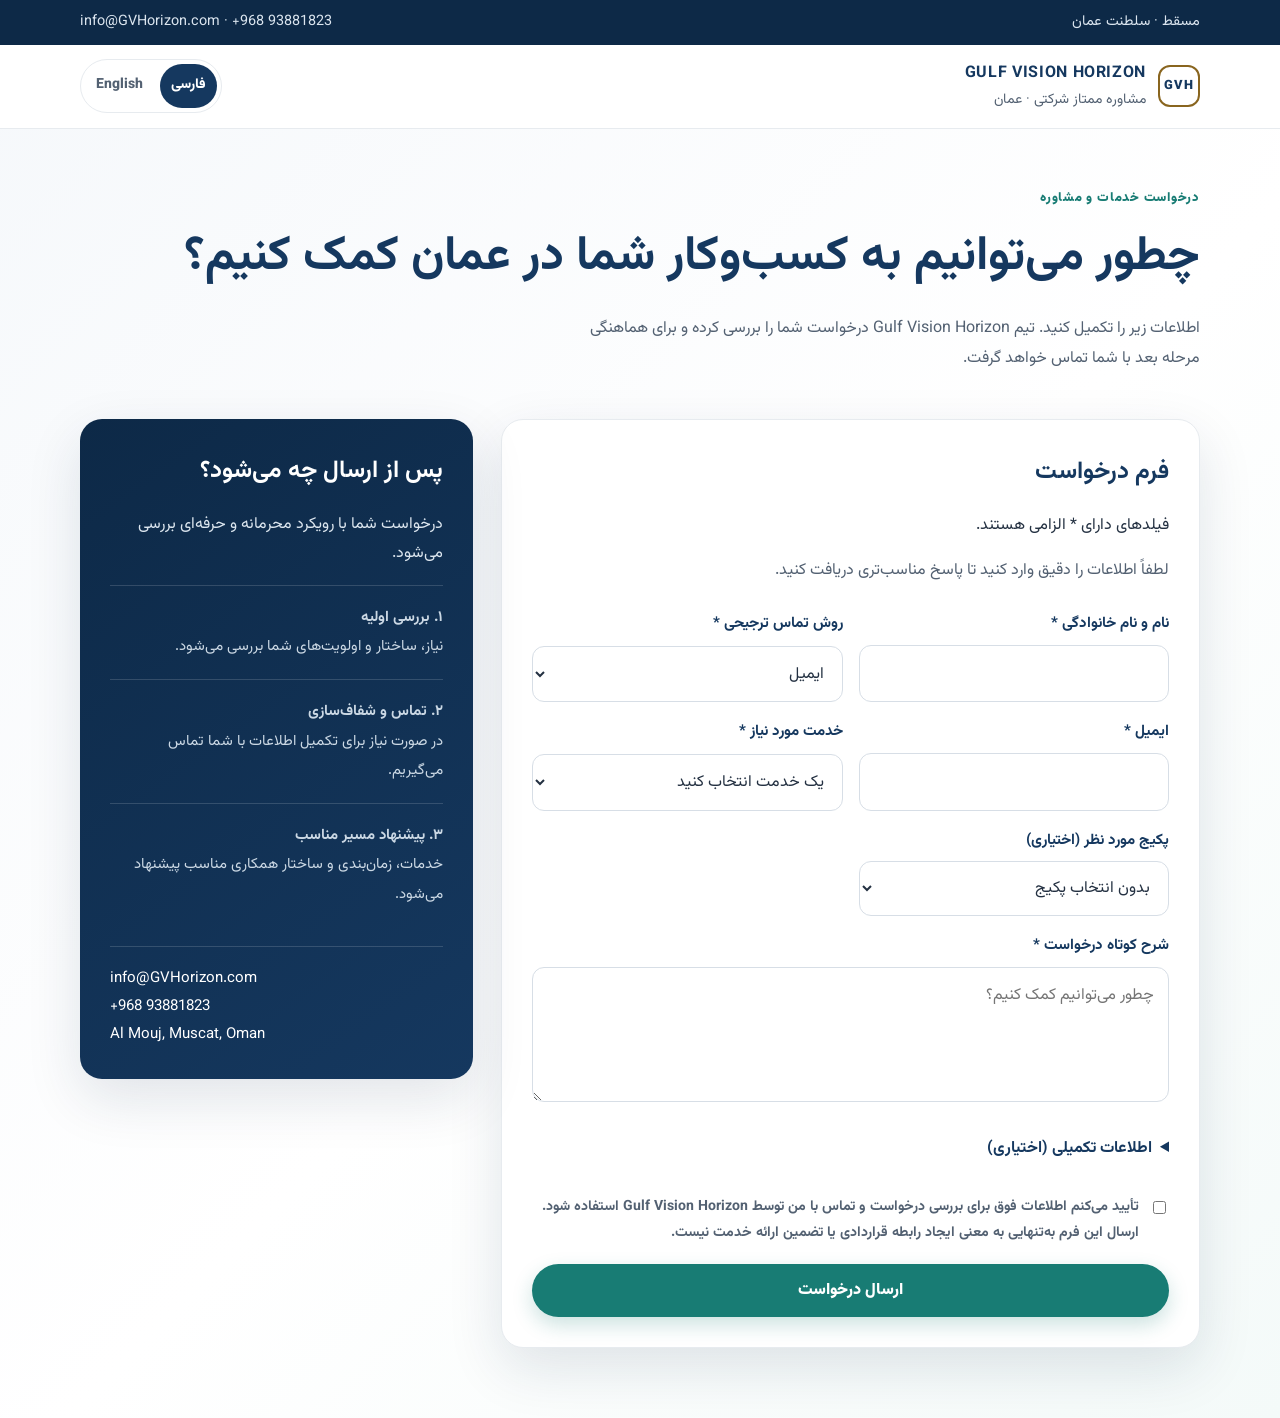
<file: request.html>
<!doctype html>
<html lang="fa" dir="rtl" data-lang="fa">
<head>
<meta charset="utf-8" />
<meta name="viewport" content="width=device-width, initial-scale=1" />
<title>درخواست مشاوره | Gulf Vision Horizon</title>
<meta name="description" content="فرم درخواست خدمات و مشاوره Gulf Vision Horizon در عمان" />
<link rel="preconnect" href="https://fonts.googleapis.com">
<link rel="preconnect" href="https://fonts.gstatic.com" crossorigin>
<link href="https://fonts.googleapis.com/css2?family=Vazirmatn:wght@300;400;500;600;700;800;900&family=Cormorant+Garamond:wght@600;700&display=swap" rel="stylesheet">
<link rel="stylesheet" href="assets/request.css">
<link rel="stylesheet" href="assets/shared.css">
<link rel="stylesheet" href="assets/polish.css">
</head>
<body>
<a class="skip-link" href="#main-content"><span class="fa">رفتن به فرم</span><span class="en">Skip to request form</span></a>
<div class="top">
<div class="wrap"><span><span class="fa">مسقط · سلطنت عمان</span><span class="en">Muscat · Sultanate of Oman</span></span><span>info@GVHorizon.com · +968 93881823</span>
</div>
</div>
<nav class="nav" aria-label="Main navigation">
<div class="wrap"><a class="brand" href="./"><span class="logo">GVH</span><span><strong>GULF VISION HORIZON</strong><small><span class="fa">مشاوره ممتاز شرکتی · عمان</span><span class="en">Premium Corporate Advisory · Oman</span></small></span></a>
<div class="lang"><button id="faBtn" class="active" type="button" data-language="fa">فارسی</button><button id="enBtn" type="button" data-language="en">English</button>
</div>
</div>
</nav>
<header class="hero">
<div class="wrap">
<div style="color:var(--teal);font-weight:900;font-size:.8rem;letter-spacing:.06em"><span class="fa">درخواست خدمات و مشاوره</span><span class="en">Service & Consultation Request</span>
</div>
<h1><span class="fa">چطور می‌توانیم به کسب‌وکار شما در عمان کمک کنیم؟</span><span class="en">How can we support your business in Oman?</span>
</h1>
<p><span class="fa">اطلاعات زیر را تکمیل کنید. تیم Gulf Vision Horizon درخواست شما را بررسی کرده و برای هماهنگی مرحله بعد با شما تماس خواهد گرفت.</span><span class="en">Complete the form below. The Gulf Vision Horizon team will review your request and contact you to coordinate the next step.</span>
</p>
</div>
</header>
<main class="wrap grid" id="main-content" tabindex="-1">
<section class="formbox">
<h2><span class="fa">فرم درخواست</span><span class="en">Request Form</span>
</h2>
<p><span class="fa">فیلدهای دارای * الزامی هستند.</span><span class="en">Fields marked * are required.</span>
</p>
<p class="intro"><span class="fa">لطفاً اطلاعات را دقیق وارد کنید تا پاسخ مناسب‌تری دریافت کنید.</span><span class="en">Please provide accurate information so we can respond appropriately.</span>
</p>
<form id="requestForm" novalidate>
<input type="hidden" name="_subject" value="New GVH Website Request" />
<input type="hidden" name="_template" value="table" />
<input type="text" name="_honey" style="display:none" tabindex="-1" autocomplete="off" />
<div class="fields">
<div class="field" id="full-name-field">
<label for="full-name"><span class="fa">نام و نام خانوادگی *</span><span class="en">Full name *</span>
</label>
<input id="full-name" name="Full Name" required type="text" autocomplete="name" />
</div>
<div class="field">
<label for="contact-method"><span class="fa">روش تماس ترجیحی *</span><span class="en">Preferred contact method *</span>
</label>
<select id="contact-method" name="Preferred Contact" required>
<option value="email" data-fa="ایمیل" data-en="Email">ایمیل</option>
<option value="phone" data-fa="تماس تلفنی" data-en="Phone call">تماس تلفنی</option>
<option value="whatsapp" data-fa="واتساپ" data-en="WhatsApp">واتساپ</option>
</select>
</div>
<div class="field" id="email-field">
<label for="email"><span class="fa">ایمیل *</span><span class="en">Email *</span>
</label>
<input id="email" name="Email" required type="email" autocomplete="email" />
</div>
<div class="field" id="phone-field">
<label for="phone"><span class="fa">شماره تماس / واتساپ (اختیاری)</span><span class="en">Phone / WhatsApp (optional)</span>
</label>
<input id="phone" name="Phone" type="tel" autocomplete="tel" />
</div>
<div class="field">
<label for="service"><span class="fa">خدمت مورد نیاز *</span><span class="en">Service required *</span>
</label>
<select id="service" name="Service" required>
<option value="" data-fa="یک خدمت انتخاب کنید" data-en="Choose a service">یک خدمت انتخاب کنید</option>
<option value="unsure" data-fa="مطمئن نیستم؛ راهنمایی می‌خواهم" data-en="Not sure — help me choose">مطمئن نیستم؛ راهنمایی می‌خواهم</option>
<option value="formation" data-fa="ثبت شرکت" data-en="Company Formation">ثبت شرکت</option>
<option value="market-entry" data-fa="سرمایه‌گذاری و ورود به بازار" data-en="Investment & Market Entry">سرمایه‌گذاری و ورود به بازار</option>
<option value="banking" data-fa="بانک و تطبیق" data-en="Banking & Compliance">بانک و تطبیق</option>
<option value="tax" data-fa="مالیات و حسابداری" data-en="Tax & Accounting">مالیات و حسابداری</option>
<option value="immigration" data-fa="مهاجرت و نیروی کار" data-en="Immigration & Labour">مهاجرت و نیروی کار</option>
<option value="corporate-care" data-fa="خدمات شرکتی و پیگیری امور دولتی" data-en="Corporate Care & PRO">خدمات شرکتی و پیگیری امور دولتی</option>
<option value="development" data-fa="تجارت و توسعه بازار" data-en="Trade & Business Development">تجارت و توسعه بازار</option>
<option value="executive-presence" data-fa="حضور اجرایی در مسقط" data-en="Executive Presence">حضور اجرایی در مسقط</option>
<option value="signature" data-fa="اوج" data-en="OWJ">اوج</option>
<option value="other" data-fa="سایر" data-en="Other">سایر</option>
</select>
</div>
<div class="field">
<label for="package"><span class="fa">پکیج مورد نظر (اختیاری)</span><span class="en">Preferred package (optional)</span>
</label>
<select id="package" name="Package">
<option value="" data-fa="بدون انتخاب پکیج" data-en="No package selected">بدون انتخاب پکیج</option>
<option value="foundation" data-fa="بنیان" data-en="FOUNDATION" data-submit="بنیان / FOUNDATION">بنیان</option>
<option value="pathway" data-fa="مسیر" data-en="PATHWAY" data-submit="مسیر / PATHWAY">مسیر</option>
<option value="owj" data-fa="اوج" data-en="OWJ" data-submit="اوج / OWJ">اوج</option>
</select>
</div>
<div class="field full" id="message-field">
<label for="message"><span class="fa">شرح کوتاه درخواست *</span><span class="en">Short message *</span>
</label><textarea id="message" name="Message" required data-fa="چطور می‌توانیم کمک کنیم؟" data-en="How can we help?"></textarea>
</div>
</div>
<details class="optional-fields">
<summary><span class="fa">اطلاعات تکمیلی (اختیاری)</span><span class="en">Additional details (optional)</span>
</summary>
<div class="fields">
<div class="field" id="company-field">
<label for="company"><span class="fa">نام شرکت (اختیاری)</span><span class="en">Company name (optional)</span>
</label>
<input id="company" name="Company" type="text" autocomplete="organization" />
</div>
<div class="field" id="country-field">
<label for="country"><span class="fa">کشور محل اقامت (اختیاری)</span><span class="en">Country of residence (optional)</span>
</label>
<input id="country" name="Country" type="text" autocomplete="country-name" />
</div>
<div class="field">
<label for="budget"><span class="fa">بودجه تقریبی (اختیاری)</span><span class="en">Approximate budget (optional)</span>
</label>
<select id="budget" name="Budget">
<option value="" data-fa="انتخاب کنید (اختیاری)" data-en="Choose (optional)">انتخاب کنید (اختیاری)</option>
<option value="under2500" data-fa="کمتر از ۲٬۵۰۰ ریال عمان" data-en="Under OMR 2,500">کمتر از ۲٬۵۰۰ ریال عمان</option>
<option value="2500-5000" data-fa="۲٬۵۰۰ تا ۵٬۰۰۰ ریال عمان" data-en="OMR 2,500–5,000">۲٬۵۰۰ تا ۵٬۰۰۰ ریال عمان</option>
<option value="5000-10000" data-fa="۵٬۰۰۰ تا ۱۰٬۰۰۰ ریال عمان" data-en="OMR 5,000–10,000">۵٬۰۰۰ تا ۱۰٬۰۰۰ ریال عمان</option>
<option value="10000-25000" data-fa="۱۰٬۰۰۰ تا ۲۵٬۰۰۰ ریال عمان" data-en="OMR 10,000–25,000">۱۰٬۰۰۰ تا ۲۵٬۰۰۰ ریال عمان</option>
<option value="above25000" data-fa="بیش از ۲۵٬۰۰۰ ریال عمان" data-en="Above OMR 25,000">بیش از ۲۵٬۰۰۰ ریال عمان</option>
</select>
</div>
<div class="field">
<label for="timeline"><span class="fa">زمان شروع (اختیاری)</span><span class="en">Target start time (optional)</span>
</label>
<select id="timeline" name="Timeline">
<option value="" data-fa="انتخاب کنید (اختیاری)" data-en="Choose (optional)">انتخاب کنید (اختیاری)</option>
<option value="now" data-fa="فوری" data-en="Immediately">فوری</option>
<option value="30days" data-fa="تا ۳۰ روز" data-en="Within 30 days">تا ۳۰ روز</option>
<option value="1-3months" data-fa="۱ تا ۳ ماه" data-en="1–3 months">۱ تا ۳ ماه</option>
<option value="3months-plus" data-fa="بیش از ۳ ماه" data-en="3+ months">بیش از ۳ ماه</option>
<option value="exploring" data-fa="در حال بررسی" data-en="Exploring options">در حال بررسی</option>
</select>
</div>
</div>
</details>
<label class="consent">
<input id="consent" name="Consent" type="checkbox" required><span><span class="fa">تأیید می‌کنم اطلاعات فوق برای بررسی درخواست و تماس با من توسط Gulf Vision Horizon استفاده شود. ارسال این فرم به‌تنهایی به معنی ایجاد رابطه قراردادی یا تضمین ارائه خدمت نیست.</span><span class="en">I agree that the information above may be used by Gulf Vision Horizon to review my request and contact me. Submission of this form alone does not create a contractual relationship or guarantee service acceptance.</span></span>
</label>
<button class="submit consultation-cta" id="submitBtn" type="submit"><span class="fa">ارسال درخواست</span><span class="en">Submit Request</span></button>
<div id="status" class="status" role="status" aria-live="polite">
</div>
</form>
</section>
<aside class="info">
<h2><span class="fa">پس از ارسال چه می‌شود؟</span><span class="en">What happens next?</span>
</h2>
<p><span class="fa">درخواست شما با رویکرد محرمانه و حرفه‌ای بررسی می‌شود.</span><span class="en">Your request is reviewed confidentially and professionally.</span>
</p>
<div class="step"><strong><span class="fa">۱. بررسی اولیه</span><span class="en">1. Initial review</span></strong><span><span class="fa">نیاز، ساختار و اولویت‌های شما بررسی می‌شود.</span><span class="en">We review your needs, structure and priorities.</span></span>
</div>
<div class="step"><strong><span class="fa">۲. تماس و شفاف‌سازی</span><span class="en">2. Contact & clarification</span></strong><span><span class="fa">در صورت نیاز برای تکمیل اطلاعات با شما تماس می‌گیریم.</span><span class="en">We contact you if additional details are required.</span></span>
</div>
<div class="step"><strong><span class="fa">۳. پیشنهاد مسیر مناسب</span><span class="en">3. Recommended next step</span></strong><span><span class="fa">خدمات، زمان‌بندی و ساختار همکاری مناسب پیشنهاد می‌شود.</span><span class="en">We propose the suitable service scope, timeline and engagement structure.</span></span>
</div>
<div class="contact">info@GVHorizon.com<br>+968 93881823<br>Al Mouj, Muscat, Oman</div>
</aside>
</main>
<script src="assets/request.js" defer></script>
<script src="assets/shared.js" defer></script>
</body>
</html>
</file>
<file: assets/index.css>
:root {
  --navy:#15385f;
  --navy2:#0d2947;
  --gold:#b98d3b;
  --teal:#2aa59b;
  --ink:#243142;
  --muted:#697586;
  --line:#e7ebef;
  --soft:#f5f7f8;
  --white:#fff;
  --r:20px;
  --shadow:0 18px 48px rgba(13,41,71,.10)
}

* {
  box-sizing:border-box
}
html {
  scroll-behavior:smooth
}
body {
  margin:0;
  font-family:'Vazirmatn',Tahoma,sans-serif;
  color:var(--ink);
  line-height:1.9;
  background:#fff
}
a {
  text-decoration:none;
  color:inherit
}
.wrap {
  width:min(1180px,92vw);
  margin:auto
}
.en {
  display:none
}
html[data-lang="en"] {
  direction:ltr
}
html[data-lang="en"] body {
  font-family:Inter,ui-sans-serif,system-ui,-apple-system,BlinkMacSystemFont,"Segoe UI",sans-serif;
  line-height:1.62
}
html[data-lang="en"] .fa {
  display:none
}
html[data-lang="en"] .en {
  display:initial
}
html[data-lang="en"] .hero h1,html[data-lang="en"] .section h2 {
  font-family:'Cormorant Garamond',Georgia,serif
}
.top {
  background:var(--navy2);
  color:#dbe5ef;
  font-size:.9rem
}
.top .wrap {
  display:flex;
  justify-content:space-between;
  gap:20px;
  padding:8px 0;
  flex-wrap:wrap
}
.nav {
  position:sticky;
  top:0;
  z-index:20;
  background:rgba(255,255,255,.96);
  backdrop-filter:blur(12px);
  border-bottom:1px solid rgba(21,56,95,.08)
}
.nav .wrap {
  display:flex;
  justify-content:space-between;
  align-items:center;
  padding:14px 0
}
.brand {
  display:flex;
  align-items:center;
  gap:12px
}
.logo {
  width:42px;
  height:42px;
  border:2px solid var(--gold);
  border-radius:12px;
  position:relative;
  flex:0 0 auto
}
.logo:after {
  content:"GVH";
  position:absolute;
  inset:0;
  display:grid;
  place-items:center;
  color:var(--navy);
  font-weight:900;
  font-size:.8rem;
  letter-spacing:.08em
}
.brand strong {
  display:block;
  color:var(--navy);
  letter-spacing:.04em
}
.brand small {
  color:var(--muted);
  display:block;
  font-size:.72rem
}
.menu {
  display:flex;
  align-items:center;
  gap:16px;
  font-size:.92rem
}
.menu a:hover {
  color:var(--teal)
}
.lang-switch {
  display:flex;
  gap:6px;
  padding:4px;
  border:1px solid var(--line);
  border-radius:999px;
  background:#fff
}
.lang-switch button {
  border:0;
  background:transparent;
  padding:7px 10px;
  border-radius:999px;
  font-family:inherit;
  font-weight:800;
  color:var(--muted);
  cursor:pointer
}
.lang-switch button.active {
  background:var(--navy);
  color:#fff
}
.btn {
  display:inline-flex;
  justify-content:center;
  align-items:center;
  padding:12px 18px;
  border-radius:999px;
  font-weight:800;
  border:1px solid transparent;
  transition:.2s
}
.btn-primary {
  background:var(--navy);
  color:#fff
}
.btn-gold {
  background:var(--gold);
  color:#fff
}
.btn-outline {
  border-color:#ccd6df;
  background:#fff;
  color:var(--navy)
}
.hero {
  padding:88px 0 76px;
  background:linear-gradient(135deg,#f7f9fb 0%,#fff 62%);
  position:relative;
  overflow:hidden
}
.hero:after {
  content:"";
  position:absolute;
  width:520px;
  height:520px;
  border-radius:50%;
  inset-inline-end:-150px;
  top:-130px;
  background:radial-gradient(circle,rgba(42,165,155,.15),rgba(42,165,155,0) 68%)
}
.stripe {
  height:13px;
  display:grid;
  grid-template-columns:62% 22% 16%;
  margin-bottom:35px
}
.stripe i:nth-child(1) {
  background:var(--navy)
}
.stripe i:nth-child(2) {
  background:var(--gold)
}
.stripe i:nth-child(3) {
  background:var(--teal)
}
.hero-grid {
  display:grid;
  grid-template-columns:1.18fr .82fr;
  gap:50px;
  align-items:center
}
.eyebrow {
  font-size:.78rem;
  color:var(--teal);
  font-weight:900;
  letter-spacing:.07em
}
.hero h1,.section h2 {
  color:var(--navy);
  letter-spacing:-.02em
}
.hero h1 {
  font-size:clamp(2.35rem,4.3vw,3.75rem);
  line-height:1.28;
  margin:.35rem 0 1.2rem;
  font-weight:900
}
.hero p {
  font-size:1.13rem;
  color:var(--muted);
  max-width:760px
}
.actions {
  display:flex;
  gap:12px;
  flex-wrap:wrap;
  margin-top:28px
}
.section {
  padding:80px 0
}
.section.alt {
  background:var(--soft)
}
.section h2 {
  font-size:clamp(1.9rem,3vw,2.7rem);
  line-height:1.4;
  margin:.4rem 0 1rem;
  font-weight:900
}
.lead {
  color:var(--muted);
  font-size:1.06rem;
  max-width:830px
}
.about-grid {
  display:grid;
  grid-template-columns:1.45fr .55fr;
  gap:36px;
  align-items:start;
  margin-top:30px
}
.about-copy {
  font-size:1.02rem;
  color:var(--muted)
}
.about-copy p {
  margin:0 0 18px
}
.about-copy strong {
  color:var(--ink)
}
.about-side {
  display:grid;
  gap:16px
}
.about-card {
  background:#fff;
  border:1px solid var(--line);
  border-radius:17px;
  padding:22px;
  box-shadow:0 10px 30px rgba(13,41,71,.04)
}
.about-card h3 {
  color:var(--navy);
  margin:0 0 8px;
  font-size:1.12rem
}
.about-card p {
  margin:0;
  color:var(--muted);
  font-size:.94rem
}
.values {
  display:grid;
  grid-template-columns:repeat(2,minmax(0,1fr));
  gap:9px;
  margin-top:14px
}
.values>span {
  display:flex;
  align-items:center;
  min-height:42px;
  background:rgba(42,165,155,.10);
  color:#176c66;
  padding:8px 12px;
  border:1px solid rgba(24,124,116,.14);
  border-radius:10px;
  font-size:.84rem;
  font-weight:700;
  line-height:1.45
}
.values>span::before {
  content:"";
  width:6px;
  height:6px;
  flex:0 0 6px;
  margin-inline-end:8px;
  border-radius:50%;
  background:var(--gold)
}
.cards {
  display:grid;
  grid-template-columns:repeat(4,1fr);
  gap:18px;
  margin-top:34px
}
.card {
  background:#fff;
  border:1px solid var(--line);
  border-radius:17px;
  padding:24px;
  box-shadow:0 10px 30px rgba(13,41,71,.04)
}
.num {
  color:var(--gold);
  font-size:.78rem;
  font-weight:900
}
.card h3 {
  color:var(--navy);
  margin:.45rem 0 .55rem;
  font-size:1.08rem
}
.card p {
  color:var(--muted);
  font-size:.94rem
}
.packages {
  display:grid;
  grid-template-columns:repeat(3,1fr);
  gap:22px;
  margin-top:38px
}
.package {
  background:#fff;
  border:1px solid var(--line);
  border-radius:20px;
  padding:28px
}
.package.featured {
  border:2px solid var(--gold);
  box-shadow:var(--shadow);
  transform:translateY(-8px)
}
.tag {
  display:inline-block;
  background:rgba(185,141,59,.13);
  color:#8a6625;
  padding:5px 10px;
  border-radius:999px;
  font-size:.73rem;
  font-weight:900
}
.package h3 {
  color:var(--navy);
  font-size:1.25rem
}
.price {
  color:var(--navy);
  font-size:2rem;
  margin:.3rem 0;
  font-weight:900
}
.package ul {
  padding-inline-start:19px;
  color:var(--muted)
}
.package li {
  margin:.46rem 0
}
.compare {
  overflow:auto;
  margin-top:30px;
  border:1px solid var(--line);
  border-radius:16px;
  background:#fff
}
.compare table {
  border-collapse:collapse;
  width:100%;
  min-width:850px
}
.compare th {
  background:var(--navy);
  color:#fff;
  padding:15px
}
.compare td {
  padding:14px;
  border-bottom:1px solid var(--line)
}
.compare tr:nth-child(even) td {
  background:#fafbfc
}
.fee-grid {
  display:grid;
  grid-template-columns:1fr 1fr;
  gap:24px;
  margin-top:34px
}
.fee-box {
  background:#fff;
  border:1px solid var(--line);
  border-radius:16px;
  overflow:hidden
}
.fee-box h3 {
  margin:0;
  padding:16px 20px;
  background:var(--navy);
  color:#fff
}
.fee-row {
  display:grid;
  grid-template-columns:1.4fr .7fr;
  gap:14px;
  padding:13px 18px;
  border-bottom:1px solid var(--line)
}
.fee-row strong {
  color:var(--navy)
}
.terms {
  display:grid;
  gap:12px;
  margin-top:28px
}
.term {
  background:#fff;
  border:1px solid var(--line);
  border-radius:14px;
  padding:16px 18px
}
.cta {
  background:linear-gradient(135deg,var(--navy2),var(--navy));
  color:#fff;
  border-radius:24px;
  padding:48px;
  display:grid;
  grid-template-columns:1fr auto;
  gap:30px;
  align-items:center
}
.cta h2 {
  color:#fff;
  margin:0 0 10px
}
.cta p {
  margin:0;
  color:#d9e3ee
}
.footer {
  background:#0a2239;
  color:#cbd7e2;
  padding:42px 0
}
.footer-grid {
  display:grid;
  grid-template-columns:1.4fr 1fr 1fr;
  gap:30px
}
.footer strong,.footer a {
  color:#fff
}
.footnote {
  margin-top:28px;
  padding-top:20px;
  border-top:1px solid rgba(255,255,255,.12);
  font-size:.88rem;
  color:#93a5b7
}
@media(min-width:961px) {
  html[data-lang="fa"] .hero h1 {
  font-size:clamp(2.25rem,3.2vw,3rem);
  white-space:nowrap
}
html[data-lang="fa"] .hero h1 br {
  display:none
}
html[data-lang="fa"] .section h2 {
  font-size:clamp(1.75rem,2.35vw,2.25rem);
  white-space:nowrap
}

}
@media(max-width:960px) {
  .menu>a:not(.btn) {
  display:none
}
.hero-grid,.cta,.footer-grid,.about-grid {
  grid-template-columns:1fr
}
.cards {
  grid-template-columns:repeat(2,1fr)
}
.packages {
  grid-template-columns:1fr
}
.package.featured {
  transform:none
}
.fee-grid {
  grid-template-columns:1fr
}

}
@media(max-width:680px) {
  .cards {
  grid-template-columns:1fr
}
.hero {
  padding-top:58px
}
.hero h1 {
  font-size:2.65rem
}
.section {
  padding:62px 0
}
.section h2 {
  font-size:1.95rem
}
.cta {
  padding:30px
}
.fee-row {
  grid-template-columns:1fr
}
.brand small {
  display:none
}
.top .wrap {
  font-size:.82rem
}
.menu {
  gap:8px
}
.menu .btn {
  display:none
}
.lang-switch button {
  padding:6px 8px
}

}





.hero {
  padding:40px 0 44px
}
.hero-grid {
  grid-template-columns:minmax(0,1fr);
  gap:0
}
.hero-grid>div {
  max-width:850px
}
.hero .stripe {
  margin-bottom:24px
}
.hero h1 {
  margin:.35rem 0 .8rem
}
.hero p {
  margin:0;
  max-width:760px
}
.hero .actions {
  margin-top:22px
}

@media(max-width:680px) {
  .hero {
  padding:26px 0 30px
}
.hero .stripe {
  margin-bottom:20px
}
.hero p {
  font-size:1rem
}
.hero .actions {
  margin-top:20px
}

}


.packages {
  align-items:stretch;
  gap:24px
}
.package {
  display:flex;
  flex-direction:column;
  min-width:0;
  border:1px solid #d8e1e9;
  border-top:4px solid var(--gold);
  background:#fff;
  transform:none;
  padding:28px;
  border-radius:20px
}
.package h3 {
  font-size:2rem;
  margin:0;
  color:var(--navy)
}
.package header {
  min-height:240px
}
.package .name-meaning {
  min-height:26px;
  font-size:.875rem;
  color:var(--muted)
}
.package .package-descriptor {
  font-weight:800;
  color:var(--navy);
  font-size:1rem;
  line-height:1.6;
  min-height:52px;
  margin:8px 0
}
.package .package-audience {
  font-size:1rem;
  color:var(--muted);
  line-height:1.7;
  margin:0
}
.package .price {
  font-size:2rem;
  margin-top:16px
}
.package-duration {
  font-size:1rem;
  color:var(--navy);
  font-weight:700;
  min-height:50px
}
.package>ul {
  flex:1
}
.package li {
  font-size:1rem
}
.package-details {
  border-top:1px solid var(--line);
  margin:12px 0 20px
}
.package-details summary,.package-comparison summary {
  min-height:44px;
  font-size:1rem
}
.package-cta {
  width:100%;
  font-size:1rem
}
.package-progression {
  color:var(--navy);
  margin:24px 0;
  font-size:1rem
}
.package-comparison {
  margin-top:26px;
  border:1px solid var(--line);
  border-radius:16px;
  padding:12px 20px
}
.package-comparison .compare {
  margin-top:12px
}
.compare table {
  min-width:620px
}
.compare caption {
  text-align:start;
  font-weight:700;
  padding:12px
}
.compare th,.compare td {
  font-size:1rem
}
.package-details[open] summary {
  margin-bottom:10px
}
@media(max-width:960px) {
  .packages {
  grid-template-columns:1fr
}
.package header {
  min-height:0
}
.package .package-descriptor,.package-duration {
  min-height:0
}
.package .name-meaning:empty {
  display:none
}
.package {
  transform:none
}

}

.consultation-cta,.package-cta {
  background:var(--teal);
  border-color:var(--teal);
  color:#fff;
  box-shadow:0 8px 20px rgba(24,124,116,.22);
  transition:background-color .2s ease,border-color .2s ease,box-shadow .2s ease,transform .2s ease
}
.consultation-cta:hover,.package-cta:hover,.menu a.consultation-cta:hover {
  background:#116b64;
  border-color:#116b64;
  color:#fff;
  box-shadow:0 10px 24px rgba(17,107,100,.28);
  transform:translateY(-1px)
}
.consultation-cta:active,.package-cta:active,.menu a.consultation-cta:active {
  background:#0d5954;
  border-color:#0d5954;
  color:#fff;
  box-shadow:0 4px 12px rgba(13,89,84,.24);
  transform:translateY(0)
}
.consultation-cta:focus-visible,.package-cta:focus-visible {
  outline:3px solid var(--gold);
  outline-offset:3px
}


.email-cta {
  background:var(--teal);
  border-color:var(--teal);
  color:#fff;
  box-shadow:0 8px 20px rgba(24,124,116,.22)
}

.email-cta:hover {
  background:#116b64;
  border-color:#116b64;
  color:#fff;
  transform:translateY(-1px)
}

.email-cta:active {
  background:#0d5954;
  border-color:#0d5954;
  transform:translateY(0)
}

.email-cta:focus-visible {
  outline:3px solid var(--gold);
  outline-offset:3px
}

.footer .logo {
  border-color:var(--gold)!important;
  background:rgba(255,255,255,.06);
  box-shadow:0 0 0 1px rgba(255,255,255,.08)
}

.footer .logo:after {
  color:#fff
}
.footer .brand strong {
  color:#fff
}

.about-more {
  padding-top:4px
}
.values>span:last-child:nth-child(odd) {
  grid-column:1/-1
}


@media(max-width:420px) {
  .values {
  grid-template-columns:1fr
}

}
</file>
<file: assets/shared.css>
:root {
  --muted:#536172;
  --teal:#187c74;
  --gold:#89651f
}
html {
  scroll-padding-top:110px
}
body {
  overflow-wrap:break-word
}
*,*:before,*:after {
  box-sizing:border-box
}
[hidden] {
  display:none!important
}
:focus-visible {
  outline:3px solid #187c74;
  outline-offset:4px
}
a,button,input,select,summary {
  touch-action:manipulation
}
button,.btn {
  min-height:44px
}
button {
  font:inherit
}
input,select,textarea {
  min-width:0;
  font-size:1rem
}
input[type=email],input[type=tel],a[href^="mailto:"],a[href^="tel:"],.price {
  direction:ltr;
  unicode-bidi:isolate
}
.brand {
  min-width:0
}
.brand strong {
  overflow-wrap:anywhere
}
.brand small {
  font-size:.875rem
}
.nav .wrap {
  gap:12px
}
.lang-switch button,.lang button {
  font-size:.875rem;
  min-height:44px
}
.section h2,.hero h1 {
  white-space:normal!important
}
.card {
  display:flex;
  flex-direction:column
}
.card .service-link {
  margin-top:auto;
  padding:12px 0;
  color:#15385f;
  text-decoration:underline;
  font-weight:700
}
.menu-toggle {
  display:none;
  border:1px solid #ccd6df;
  border-radius:10px;
  background:white;
  color:#15385f;
  padding:8px 12px
}
.compare {
  max-width:100%;
  overflow:auto
}
.skip-link {
  position:fixed;
  top:-100px;
  left:10px;
  z-index:100;
  background:white;
  padding:12px
}
.skip-link:focus {
  top:10px
}
summary {
  cursor:pointer;
  color:#15385f;
  padding:12px 0;
  font-weight:700
}
.fields {
  min-width:0
}
.grid>* {
  min-width:0
}
.optional-fields {
  margin-top:20px
}
.optional-fields .fields {
  padding-top:14px
}
.contact a {
  color:inherit
}
.formbox {
  order:0
}
.info {
  order:1
}
.submit {
  background:#89651f
}
.field-error {
  color:#9a3029;
  font-size:.9rem
}
.top .wrap>span {
  overflow-wrap:anywhere
}
.fee-row>* {
  min-width:0
}

@media(max-width:1100px) {
  .nav .wrap {
  flex-wrap:wrap
}
.menu-toggle {
  display:block
}
.menu {
  display:none;
  width:100%;
  flex-direction:column;
  align-items:stretch;
  padding:12px 0
}
.menu.open {
  display:flex
}
.menu>a:not(.btn) {
  display:block
}
.menu .btn {
  display:flex
}
.menu>a {
  padding:10px
}
.menu .lang-switch {
  align-self:flex-start
}
.brand strong {
  font-size:.9rem
}
.nav .wrap>.lang {
  margin-inline-start:auto
}

}

@media(max-width:680px) {
  .brand {
  gap:7px
}
.brand strong {
  font-size:.8rem
}
.logo {
  width:34px;
  height:34px
}
.hero h1 {
  font-size:2rem
}
.nav .wrap {
  gap:8px
}
.hero-card {
  padding:24px
}
.wrap {
  width:92%
}
.facts div {
  flex-wrap:wrap
}
.section h2 {
  font-size:1.8rem
}
.formbox,.info {
  padding:20px
}
.formbox {
  order:0
}
.info {
  order:1
}
.top {
  font-size:.875rem
}

}
</file>
<file: assets/polish.css>
/* Shared finishing rules: retain the existing navy, teal and gold palette. */
:root { --action-hover: #116b64; --action-active: #0d5954; }
html { scroll-padding-top: calc(var(--nav-height, 80px) + 16px); }
html[data-lang="en"] p.en { display: block; }
body { text-rendering: optimizeLegibility; }
.section { padding-block: clamp(44px, 5vw, 72px); }
.section h2, .hero h1 { text-wrap: balance; }
.lead, .hero p { max-width: 70ch; }
.about-grid { grid-template-columns: minmax(0, 1.5fr) minmax(290px, 1fr); }
.about-copy { max-width: 75ch; }
.values { grid-template-columns: repeat(auto-fit, minmax(min(100%, 160px), 1fr)); }
.values > span { min-width: 0; }
.values > span > span { min-width: 0; overflow-wrap: anywhere; }
.card, .package, .about-card { transition: border-color .18s ease, box-shadow .18s ease; }
.card:focus-within, .package:focus-within { border-color: var(--teal); }
.package header { min-height: 0; }
.package .package-audience { min-height: 7em; }
.package .price { font-variant-numeric: tabular-nums; }
.fee-row:last-child { border-bottom: 0; }
.compare th { text-align: start; }
.compare:focus-visible { outline-offset: -3px; }
.btn, .submit { transition: background-color .18s ease, border-color .18s ease, box-shadow .18s ease, transform .18s ease; }
.consultation-cta, .package-cta, .email-cta, .submit { background: var(--teal); border-color: var(--teal); color: #fff; }
.consultation-cta:hover, .package-cta:hover, .email-cta:hover, .submit:hover { background: var(--action-hover); color: #fff; }
.consultation-cta:active, .package-cta:active, .email-cta:active, .submit:active { background: var(--action-active); }
.btn-outline:hover { background: var(--soft); border-color: var(--teal); }
:focus-visible { outline: 3px solid var(--teal); outline-offset: 4px; }
.cta :focus-visible, .footer :focus-visible, .info :focus-visible { outline-color: #fff; }
input:focus-visible, select:focus-visible, textarea:focus-visible { outline: 2px solid var(--teal); outline-offset: 2px; }
[aria-invalid="true"] { border-color: #9a3029; }
.consent { flex-wrap: wrap; }
.consent > span:not(.field-error) { flex: 1; min-width: 0; }
.consent .field-error { flex-basis: 100%; }
.grid { align-items: start; }
.formbox, .info { min-width: 0; }
.info .contact { direction: ltr; unicode-bidi: isolate; }
.footer .logo { direction: ltr; }
.nav .brand { flex-shrink: 0; }
[tabindex="-1"]:focus:not(:focus-visible) { outline: none; }
@media (hover: hover) {
  .card:hover { border-color: #ccd6df; box-shadow: 0 14px 32px rgba(13,41,71,.08); }
}
@media (max-width: 1100px) {
  .menu.open { max-height: calc(100dvh - 90px); overflow-y: auto; overscroll-behavior: contain; }
  .menu a { min-height: 44px; }
}
@media (max-width: 960px) {
  .about-grid { grid-template-columns: minmax(0, 1fr); }
  .package .package-audience { min-height: 0; }
}
@media (max-width: 680px) {
  .nav .brand { flex-shrink: 1; }
  .hero h1 { font-size: clamp(1.8rem, 7vw, 2.4rem); line-height: 1.4; }
  .section h2 { font-size: clamp(1.5rem, 6vw, 1.9rem); }
  .package { padding: 22px; }
  .actions .btn { flex: 1 1 130px; }
  .cta { padding: 26px 22px; gap: 22px; }
}
/* Animate only opacity and transforms: content stays visible without JavaScript. */
:root { --motion-fast: 180ms; --motion-enter: 320ms; --motion-ease: cubic-bezier(.2,.65,.3,1); }
@keyframes gentle-enter {
  from { opacity: .35; transform: translateY(10px); }
  to { opacity: 1; transform: translateY(0); }
}
@keyframes menu-enter {
  from { opacity: .4; transform: translateY(-5px); }
  to { opacity: 1; transform: translateY(0); }
}
.motion-enter { animation: gentle-enter var(--motion-enter) var(--motion-ease); }
.card, .package, .about-card {
  transition: transform var(--motion-fast) var(--motion-ease), border-color var(--motion-fast) ease, box-shadow var(--motion-fast) ease;
}
.menu a, .footer a, .service-link, summary, .lang button, .lang-switch button, .menu-toggle {
  transition: color var(--motion-fast) ease, background-color var(--motion-fast) ease, border-color var(--motion-fast) ease, box-shadow var(--motion-fast) ease;
}
.service-link, .footer a { text-underline-offset: .22em; text-decoration-thickness: 1px; }
.btn, .submit { line-height: 1.6; text-align: center; }
.btn:active, .submit:not(:disabled):active { transform: translateY(1px); }
.submit:disabled { transform: none; box-shadow: none; }
summary { border-radius: 8px; }
details[open] > :not(summary) { animation: gentle-enter 220ms var(--motion-ease); }
.status.success, .status.error { animation: gentle-enter 220ms var(--motion-ease); }
@media (hover: hover) and (pointer: fine) {
  .card:hover, .package:hover { transform: translateY(-3px); }
  .about-card:hover { border-color: #ccd6df; }
  .footer a:hover { text-decoration: underline; }
  .service-link:hover, summary:hover { color: var(--teal); }
  .menu-toggle:hover { border-color: var(--teal); background: var(--soft); }
}
@media (max-width: 1100px) {
  .menu.open { animation: menu-enter 200ms var(--motion-ease); }
}
@media (prefers-reduced-motion: reduce) {
  html { scroll-behavior: auto; }
  *, *::before, *::after { animation: none !important; transition: none !important; }
  .btn:hover, .btn:active, .submit:hover, .submit:active, .card:hover, .package:hover { transform: none; }
}
</file>
<file: assets/request.css>
:root {
  --navy:#15385f;
  --navy2:#0d2947;
  --gold:#b98d3b;
  --teal:#2aa59b;
  --ink:#243142;
  --muted:#697586;
  --line:#e7ebef;
  --soft:#f5f7f8;
  --white:#fff;
  --shadow:0 20px 55px rgba(13,41,71,.12)
}

* {
  box-sizing:border-box
}
body {
  margin:0;
  font-family:'Vazirmatn',Tahoma,sans-serif;
  color:var(--ink);
  background:linear-gradient(135deg,#f5f8fb 0%,#fff 55%,#f4faf9 100%);
  line-height:1.85
}
.wrap {
  width:min(1120px,92vw);
  margin:auto
}
.top {
  background:var(--navy2);
  color:#dbe5ef;
  font-size:.9rem
}
.top .wrap {
  display:flex;
  justify-content:space-between;
  gap:18px;
  padding:9px 0;
  flex-wrap:wrap
}
.nav {
  background:#fff;
  border-bottom:1px solid var(--line)
}
.nav .wrap {
  display:flex;
  justify-content:space-between;
  align-items:center;
  padding:14px 0
}
.brand {
  display:flex;
  align-items:center;
  gap:12px;
  text-decoration:none
}
.logo {
  width:42px;
  height:42px;
  border:2px solid var(--gold);
  border-radius:12px;
  display:grid;
  place-items:center;
  color:var(--navy);
  font-weight:900;
  font-size:.8rem;
  letter-spacing:.08em
}
.brand strong {
  display:block;
  color:var(--navy);
  letter-spacing:.04em
}
.brand small {
  display:block;
  color:var(--muted);
  font-size:.72rem
}
.lang {
  display:flex;
  gap:6px;
  padding:4px;
  border:1px solid var(--line);
  border-radius:999px
}
.lang button {
  border:0;
  background:transparent;
  padding:7px 11px;
  border-radius:999px;
  font-family:inherit;
  font-weight:800;
  color:var(--muted);
  cursor:pointer
}
.lang button.active {
  background:var(--navy);
  color:#fff
}
.hero {
  padding:58px 0 26px
}
.hero h1 {
  margin:.2rem 0 .7rem;
  color:var(--navy);
  font-size:clamp(2rem,4vw,3rem)
}
.hero p {
  max-width:760px;
  color:var(--muted);
  margin:0
}
.grid {
  display:grid;
  grid-template-columns:1.28fr .72fr;
  gap:28px;
  padding:20px 0 70px
}
.info {
  background:linear-gradient(145deg,var(--navy2),var(--navy));
  color:#fff;
  border-radius:22px;
  padding:30px;
  box-shadow:var(--shadow)
}
.info h2 {
  margin:0 0 8px;
  font-size:1.5rem
}
.info p {
  color:#dce6ef
}
.step {
  border-top:1px solid rgba(255,255,255,.15);
  padding:17px 0
}
.step strong {
  display:block;
  color:#fff
}
.step span {
  color:#cbd8e4;
  font-size:.93rem
}
.contact {
  margin-top:20px;
  padding-top:18px;
  border-top:1px solid rgba(255,255,255,.15);
  font-size:.94rem
}
.formbox {
  background:#fff;
  border:1px solid var(--line);
  border-radius:22px;
  padding:30px;
  box-shadow:var(--shadow)
}
.formbox h2 {
  color:var(--navy);
  margin:0 0 6px
}
.formbox .intro {
  color:var(--muted);
  margin:0 0 24px
}
.fields {
  display:grid;
  grid-template-columns:1fr 1fr;
  gap:16px
}
.field {
  display:grid;
  gap:7px
}
.field.full {
  grid-column:1/-1
}
label {
  font-weight:700;
  color:var(--navy);
  font-size:.94rem
}
input,select,textarea {
  width:100%;
  border:1px solid #d7dee6;
  border-radius:12px;
  padding:13px 14px;
  font:inherit;
  color:var(--ink);
  background:#fff;
  outline:none;
  transition:.2s
}
input:focus,select:focus,textarea:focus {
  border-color:var(--teal);
  box-shadow:0 0 0 3px rgba(42,165,155,.12)
}
textarea {
  min-height:135px;
  resize:vertical
}
.consent {
  display:flex;
  gap:10px;
  align-items:flex-start;
  margin:18px 0;
  color:var(--muted);
  font-size:.88rem
}
.consent input {
  width:auto;
  margin-top:7px
}
.submit {
  width:100%;
  border:0;
  border-radius:999px;
  background:var(--gold);
  color:#fff;
  padding:14px 20px;
  font:inherit;
  font-weight:900;
  cursor:pointer;
  transition:.2s
}
.submit:hover {
  transform:translateY(-1px)
}
.submit:disabled {
  opacity:.65;
  cursor:wait
}
.status {
  display:none;
  margin-top:18px;
  padding:16px 18px;
  border-radius:14px
}
.status.success {
  display:block;
  background:#edf9f5;
  color:#176c55;
  border:1px solid #c7eadf
}
.status.error {
  display:block;
  background:#fff2f1;
  color:#9a3029;
  border:1px solid #f1d1cd
}
.en {
  display:none
}
html[data-lang="en"] {
  direction:ltr
}
html[data-lang="en"] body {
  font-family:Inter,system-ui,sans-serif;
  line-height:1.6
}
html[data-lang="en"] .fa {
  display:none
}
html[data-lang="en"] .en {
  display:initial
}
@media(max-width:850px) {
  .grid {
  grid-template-columns:1fr
}
.fields {
  grid-template-columns:1fr
}
.field.full {
  grid-column:auto
}

}
@media(max-width:560px) {
  .formbox,.info {
  padding:22px
}
.brand small {
  display:none
}
.hero {
  padding-top:38px
}

}




.consultation-cta {
  background:var(--teal);
  border-color:var(--teal);
  color:#fff;
  box-shadow:0 8px 20px rgba(24,124,116,.22);
  transition:background-color .2s ease,border-color .2s ease,box-shadow .2s ease,transform .2s ease
}
.consultation-cta:hover {
  background:#116b64;
  border-color:#116b64;
  box-shadow:0 10px 24px rgba(17,107,100,.28);
  transform:translateY(-1px)
}
.consultation-cta:active {
  background:#0d5954;
  border-color:#0d5954;
  box-shadow:0 4px 12px rgba(13,89,84,.24);
  transform:translateY(0)
}
.consultation-cta:focus-visible {
  outline:3px solid var(--gold);
  outline-offset:3px
}
</file>
